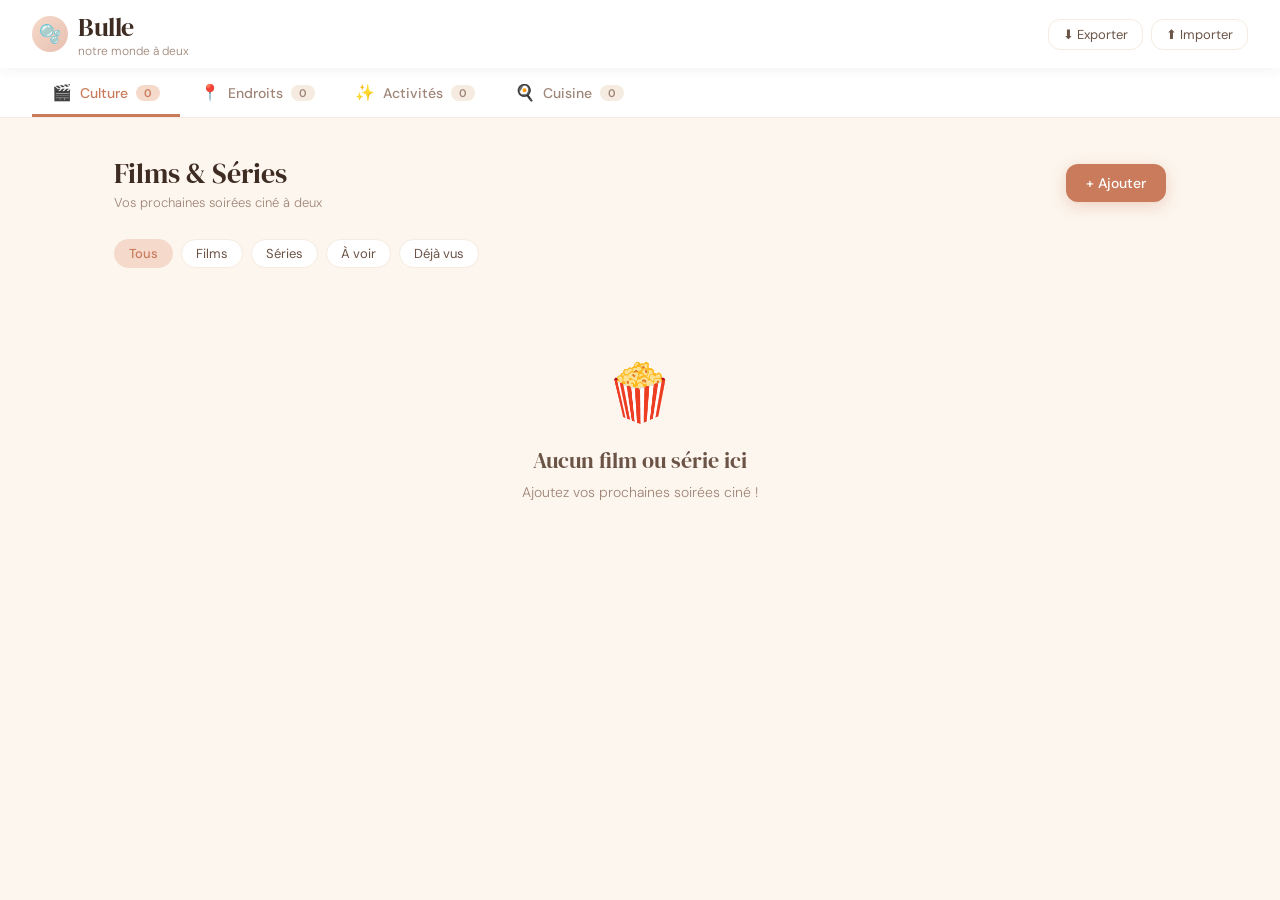
<file: bulle.html>
<!DOCTYPE html>
<html lang="fr">
<head>
  <meta charset="UTF-8" />
  <meta name="viewport" content="width=device-width, initial-scale=1.0" />
  <title>Bulle — notre monde à deux</title>
  <link href="https://fonts.googleapis.com/css2?family=DM+Serif+Display:ital@0;1&family=DM+Sans:opsz,wght@9..40,300;9..40,400;9..40,500;9..40,600&display=swap" rel="stylesheet" />
  <style>
    *, *::before, *::after { box-sizing: border-box; margin: 0; padding: 0; }

    :root {
      --cream: #FDF6EE;
      --cream-dark: #F5EBE0;
      --terracotta: #C97B5C;
      --terracotta-light: #E8A87C;
      --terracotta-pale: #F5DACB;
      --sage: #8BAF8A;
      --sage-light: #C2D8C1;
      --sage-pale: #E4F0E3;
      --rose: #E8BFB0;
      --rose-pale: #FAF0EB;
      --brown: #3E2C22;
      --brown-mid: #6B5346;
      --brown-light: #9E8577;
      --white: #FFFFFF;
      --shadow: 0 4px 24px rgba(62, 44, 34, 0.08);
      --shadow-sm: 0 2px 12px rgba(62, 44, 34, 0.06);
      --radius: 20px;
      --radius-sm: 12px;
    }

    html, body {
      height: 100%;
      background: var(--cream);
      color: var(--brown);
      font-family: 'DM Sans', sans-serif;
    }

    /* ─── HEADER ─────────────────────────────────── */
    header {
      background: var(--white);
      box-shadow: var(--shadow-sm);
      padding: 0 32px;
      position: sticky;
      top: 0;
      z-index: 100;
      display: flex;
      align-items: center;
      justify-content: space-between;
      height: 68px;
    }

    .logo {
      display: flex;
      align-items: center;
      gap: 10px;
    }

    .logo-icon {
      width: 36px;
      height: 36px;
      background: linear-gradient(135deg, var(--terracotta-pale), var(--rose));
      border-radius: 50%;
      display: flex;
      align-items: center;
      justify-content: center;
      font-size: 18px;
    }

    .logo-text {
      font-family: 'DM Serif Display', serif;
      font-size: 26px;
      color: var(--brown);
      letter-spacing: -0.5px;
    }

    .logo-tagline {
      font-size: 12px;
      color: var(--brown-light);
      font-weight: 300;
      margin-top: -2px;
    }

    .header-actions {
      display: flex;
      gap: 8px;
    }

    .btn-ghost {
      background: transparent;
      border: 1.5px solid var(--cream-dark);
      border-radius: var(--radius-sm);
      padding: 6px 14px;
      font-size: 13px;
      font-family: 'DM Sans', sans-serif;
      color: var(--brown-mid);
      cursor: pointer;
      transition: all 0.2s;
    }
    .btn-ghost:hover { background: var(--cream); border-color: var(--rose); color: var(--terracotta); }

    /* ─── TABS ───────────────────────────────────── */
    .tabs-bar {
      background: var(--white);
      border-bottom: 1.5px solid var(--cream-dark);
      display: flex;
      gap: 0;
      padding: 0 32px;
    }

    .tab-btn {
      background: transparent;
      border: none;
      border-bottom: 3px solid transparent;
      padding: 14px 20px 11px;
      cursor: pointer;
      font-family: 'DM Sans', sans-serif;
      font-size: 14px;
      font-weight: 500;
      color: var(--brown-light);
      display: flex;
      align-items: center;
      gap: 8px;
      transition: all 0.2s;
      white-space: nowrap;
    }
    .tab-btn:hover { color: var(--terracotta); }
    .tab-btn.active {
      color: var(--terracotta);
      border-bottom-color: var(--terracotta);
    }
    .tab-emoji { font-size: 16px; }
    .tab-count {
      background: var(--terracotta-pale);
      color: var(--terracotta);
      border-radius: 20px;
      padding: 1px 8px;
      font-size: 11px;
      font-weight: 600;
    }
    .tab-btn:not(.active) .tab-count { background: var(--cream-dark); color: var(--brown-light); }

    /* ─── MAIN ───────────────────────────────────── */
    main {
      max-width: 1100px;
      margin: 0 auto;
      padding: 36px 24px 80px;
    }

    .section { display: none; }
    .section.active { display: block; }

    .section-header {
      display: flex;
      align-items: center;
      justify-content: space-between;
      margin-bottom: 28px;
    }

    .section-title {
      font-family: 'DM Serif Display', serif;
      font-size: 28px;
      color: var(--brown);
    }
    .section-subtitle {
      font-size: 13px;
      color: var(--brown-light);
      margin-top: 2px;
      font-weight: 300;
    }

    .btn-add {
      background: var(--terracotta);
      color: white;
      border: none;
      border-radius: var(--radius-sm);
      padding: 10px 20px;
      font-family: 'DM Sans', sans-serif;
      font-size: 14px;
      font-weight: 500;
      cursor: pointer;
      display: flex;
      align-items: center;
      gap: 8px;
      transition: all 0.2s;
      box-shadow: 0 4px 16px rgba(201, 123, 92, 0.3);
    }
    .btn-add:hover { background: var(--terracotta-light); transform: translateY(-1px); box-shadow: 0 6px 20px rgba(201, 123, 92, 0.35); }

    /* ─── FILTER CHIPS ───────────────────────────── */
    .filter-chips {
      display: flex;
      gap: 8px;
      margin-bottom: 24px;
      flex-wrap: wrap;
    }

    .chip {
      background: var(--white);
      border: 1.5px solid var(--cream-dark);
      border-radius: 20px;
      padding: 5px 14px;
      font-size: 13px;
      font-family: 'DM Sans', sans-serif;
      color: var(--brown-mid);
      cursor: pointer;
      transition: all 0.2s;
    }
    .chip:hover { border-color: var(--terracotta-pale); color: var(--terracotta); }
    .chip.active { background: var(--terracotta-pale); border-color: var(--terracotta-pale); color: var(--terracotta); font-weight: 500; }

    /* ─── CARDS GRID ─────────────────────────────── */
    .cards-grid {
      display: grid;
      grid-template-columns: repeat(auto-fill, minmax(220px, 1fr));
      gap: 20px;
    }

    .cards-grid.list-grid {
      grid-template-columns: 1fr;
      gap: 12px;
    }

    /* ─── CARD CULTURE ───────────────────────────── */
    .card {
      background: var(--white);
      border-radius: var(--radius);
      box-shadow: var(--shadow);
      overflow: hidden;
      transition: all 0.25s;
      position: relative;
    }
    .card:hover { transform: translateY(-3px); box-shadow: 0 8px 32px rgba(62, 44, 34, 0.12); }

    .card-poster {
      width: 100%;
      aspect-ratio: 2/3;
      object-fit: cover;
      background: var(--cream-dark);
      display: block;
    }

    .card-poster-placeholder {
      width: 100%;
      aspect-ratio: 2/3;
      background: linear-gradient(135deg, var(--cream-dark), var(--rose-pale));
      display: flex;
      align-items: center;
      justify-content: center;
      font-size: 48px;
    }

    .card-body {
      padding: 14px;
    }

    .card-type-badge {
      display: inline-block;
      background: var(--sage-pale);
      color: var(--sage);
      border-radius: 20px;
      padding: 2px 10px;
      font-size: 11px;
      font-weight: 600;
      letter-spacing: 0.5px;
      text-transform: uppercase;
      margin-bottom: 6px;
    }
    .card-type-badge.film { background: var(--terracotta-pale); color: var(--terracotta); }
    .card-type-badge.serie { background: var(--sage-pale); color: var(--sage); }

    .card-title {
      font-family: 'DM Serif Display', serif;
      font-size: 16px;
      color: var(--brown);
      margin-bottom: 4px;
      line-height: 1.3;
    }

    .card-meta {
      font-size: 12px;
      color: var(--brown-light);
      margin-bottom: 10px;
      line-height: 1.5;
    }

    .card-actions {
      display: flex;
      gap: 6px;
      align-items: center;
    }

    .btn-seen {
      flex: 1;
      background: var(--sage-pale);
      border: none;
      border-radius: 8px;
      padding: 7px 10px;
      font-size: 12px;
      font-family: 'DM Sans', sans-serif;
      color: var(--sage);
      font-weight: 500;
      cursor: pointer;
      transition: all 0.2s;
    }
    .btn-seen:hover { background: var(--sage-light); }
    .btn-seen.done { background: var(--sage); color: white; }

    .btn-delete {
      background: transparent;
      border: none;
      border-radius: 8px;
      padding: 7px 9px;
      font-size: 14px;
      cursor: pointer;
      color: var(--brown-light);
      transition: all 0.2s;
    }
    .btn-delete:hover { background: #FEE2E2; color: #DC2626; }

    /* ─── CARD LIST (endroits, activités, cuisine) ─ */
    .card-list {
      background: var(--white);
      border-radius: var(--radius);
      box-shadow: var(--shadow);
      padding: 18px 20px;
      display: flex;
      align-items: flex-start;
      gap: 16px;
      transition: all 0.25s;
    }
    .card-list:hover { transform: translateY(-2px); box-shadow: 0 6px 28px rgba(62, 44, 34, 0.1); }

    .card-list-icon {
      width: 44px;
      height: 44px;
      border-radius: 12px;
      display: flex;
      align-items: center;
      justify-content: center;
      font-size: 22px;
      flex-shrink: 0;
    }
    .icon-bg-terracotta { background: var(--terracotta-pale); }
    .icon-bg-sage { background: var(--sage-pale); }
    .icon-bg-rose { background: var(--rose-pale); }

    .card-list-content { flex: 1; min-width: 0; }

    .card-list-title {
      font-family: 'DM Serif Display', serif;
      font-size: 17px;
      color: var(--brown);
      margin-bottom: 3px;
    }

    .card-list-sub {
      font-size: 12px;
      color: var(--brown-light);
      font-weight: 300;
      margin-bottom: 6px;
    }

    .card-list-desc {
      font-size: 13px;
      color: var(--brown-mid);
      line-height: 1.5;
    }

    .card-list-actions {
      display: flex;
      flex-direction: column;
      gap: 6px;
      align-items: flex-end;
      flex-shrink: 0;
    }

    .btn-done {
      background: var(--cream-dark);
      border: none;
      border-radius: 8px;
      padding: 6px 12px;
      font-size: 12px;
      font-family: 'DM Sans', sans-serif;
      color: var(--brown-mid);
      font-weight: 500;
      cursor: pointer;
      transition: all 0.2s;
      white-space: nowrap;
    }
    .btn-done:hover { background: var(--sage-pale); color: var(--sage); }
    .btn-done.done { background: var(--sage); color: white; }

    /* ─── EMPTY STATE ────────────────────────────── */
    .empty-state {
      text-align: center;
      padding: 64px 24px;
      color: var(--brown-light);
    }
    .empty-icon { font-size: 56px; margin-bottom: 16px; }
    .empty-title { font-family: 'DM Serif Display', serif; font-size: 22px; color: var(--brown-mid); margin-bottom: 8px; }
    .empty-text { font-size: 14px; font-weight: 300; }

    /* ─── MODAL ──────────────────────────────────── */
    .modal-overlay {
      position: fixed;
      inset: 0;
      background: rgba(62, 44, 34, 0.35);
      backdrop-filter: blur(4px);
      z-index: 200;
      display: flex;
      align-items: center;
      justify-content: center;
      padding: 20px;
      opacity: 0;
      pointer-events: none;
      transition: opacity 0.25s;
    }
    .modal-overlay.open { opacity: 1; pointer-events: all; }

    .modal {
      background: var(--white);
      border-radius: 28px;
      box-shadow: 0 20px 60px rgba(62, 44, 34, 0.18);
      width: 100%;
      max-width: 480px;
      max-height: 90vh;
      overflow-y: auto;
      transform: translateY(20px);
      transition: transform 0.25s;
    }
    .modal-overlay.open .modal { transform: translateY(0); }

    .modal-header {
      padding: 28px 28px 0;
      display: flex;
      align-items: center;
      justify-content: space-between;
    }

    .modal-title {
      font-family: 'DM Serif Display', serif;
      font-size: 22px;
      color: var(--brown);
    }

    .modal-close {
      background: var(--cream);
      border: none;
      border-radius: 50%;
      width: 32px;
      height: 32px;
      font-size: 18px;
      cursor: pointer;
      color: var(--brown-light);
      display: flex;
      align-items: center;
      justify-content: center;
      transition: all 0.2s;
    }
    .modal-close:hover { background: var(--cream-dark); color: var(--brown); }

    .modal-body { padding: 24px 28px 28px; }

    .form-group { margin-bottom: 18px; }

    .form-label {
      display: block;
      font-size: 13px;
      font-weight: 500;
      color: var(--brown-mid);
      margin-bottom: 6px;
    }

    .form-input, .form-select, .form-textarea {
      width: 100%;
      background: var(--cream);
      border: 1.5px solid var(--cream-dark);
      border-radius: var(--radius-sm);
      padding: 10px 14px;
      font-family: 'DM Sans', sans-serif;
      font-size: 14px;
      color: var(--brown);
      outline: none;
      transition: border-color 0.2s;
    }
    .form-input:focus, .form-select:focus, .form-textarea:focus {
      border-color: var(--terracotta-light);
      background: var(--white);
    }
    .form-textarea { resize: vertical; min-height: 80px; }

    .form-hint { font-size: 12px; color: var(--brown-light); margin-top: 4px; font-weight: 300; }

    .form-row { display: grid; grid-template-columns: 1fr 1fr; gap: 14px; }

    .btn-submit {
      width: 100%;
      background: var(--terracotta);
      color: white;
      border: none;
      border-radius: var(--radius-sm);
      padding: 13px;
      font-family: 'DM Sans', sans-serif;
      font-size: 15px;
      font-weight: 500;
      cursor: pointer;
      margin-top: 8px;
      transition: all 0.2s;
      box-shadow: 0 4px 16px rgba(201, 123, 92, 0.3);
    }
    .btn-submit:hover { background: var(--terracotta-light); }

    /* ─── TOAST ──────────────────────────────────── */
    .toast {
      position: fixed;
      bottom: 28px;
      left: 50%;
      transform: translateX(-50%) translateY(80px);
      background: var(--brown);
      color: white;
      padding: 12px 24px;
      border-radius: 50px;
      font-size: 14px;
      font-weight: 500;
      z-index: 300;
      transition: transform 0.3s cubic-bezier(0.34, 1.56, 0.64, 1);
      pointer-events: none;
    }
    .toast.show { transform: translateX(-50%) translateY(0); }

    /* ─── SCROLLBAR ──────────────────────────────── */
    ::-webkit-scrollbar { width: 6px; }
    ::-webkit-scrollbar-track { background: transparent; }
    ::-webkit-scrollbar-thumb { background: var(--cream-dark); border-radius: 3px; }

    /* ─── RESPONSIVE ─────────────────────────────── */
    @media (max-width: 600px) {
      header { padding: 0 16px; height: 60px; }
      .tabs-bar { padding: 0 8px; gap: 0; overflow-x: auto; }
      .tab-btn { padding: 12px 12px 9px; font-size: 13px; }
      main { padding: 24px 16px 60px; }
      .section-header { flex-direction: column; align-items: flex-start; gap: 14px; }
      .cards-grid { grid-template-columns: repeat(auto-fill, minmax(160px, 1fr)); gap: 14px; }
      .form-row { grid-template-columns: 1fr; }
    }
  </style>
</head>
<body>

  <!-- HEADER -->
  <header>
    <div class="logo">
      <div class="logo-icon">🫧</div>
      <div>
        <div class="logo-text">Bulle</div>
        <div class="logo-tagline">notre monde à deux</div>
      </div>
    </div>
    <div class="header-actions">
      <button class="btn-ghost" onclick="exportData()">⬇ Exporter</button>
      <button class="btn-ghost" onclick="document.getElementById('importInput').click()">⬆ Importer</button>
      <input type="file" id="importInput" accept=".json" style="display:none" onchange="importData(event)" />
    </div>
  </header>

  <!-- TABS -->
  <div class="tabs-bar">
    <button class="tab-btn active" onclick="switchTab('culture', this)">
      <span class="tab-emoji">🎬</span> Culture
      <span class="tab-count" id="count-culture">0</span>
    </button>
    <button class="tab-btn" onclick="switchTab('endroits', this)">
      <span class="tab-emoji">📍</span> Endroits
      <span class="tab-count" id="count-endroits">0</span>
    </button>
    <button class="tab-btn" onclick="switchTab('activites', this)">
      <span class="tab-emoji">✨</span> Activités
      <span class="tab-count" id="count-activites">0</span>
    </button>
    <button class="tab-btn" onclick="switchTab('cuisine', this)">
      <span class="tab-emoji">🍳</span> Cuisine
      <span class="tab-count" id="count-cuisine">0</span>
    </button>
  </div>

  <!-- MAIN -->
  <main>

    <!-- ── CULTURE ── -->
    <section class="section active" id="section-culture">
      <div class="section-header">
        <div>
          <div class="section-title">Films & Séries</div>
          <div class="section-subtitle">Vos prochaines soirées ciné à deux</div>
        </div>
        <button class="btn-add" onclick="openModal('culture')">+ Ajouter</button>
      </div>
      <div class="filter-chips">
        <button class="chip active" onclick="filterCulture('tous', this)">Tous</button>
        <button class="chip" onclick="filterCulture('film', this)">Films</button>
        <button class="chip" onclick="filterCulture('serie', this)">Séries</button>
        <button class="chip" onclick="filterCulture('a-voir', this)">À voir</button>
        <button class="chip" onclick="filterCulture('vu', this)">Déjà vus</button>
      </div>
      <div class="cards-grid" id="cards-culture"></div>
    </section>

    <!-- ── ENDROITS ── -->
    <section class="section" id="section-endroits">
      <div class="section-header">
        <div>
          <div class="section-title">Endroits à découvrir</div>
          <div class="section-subtitle">Restos, balades, voyages et escapades</div>
        </div>
        <button class="btn-add" onclick="openModal('endroits')">+ Ajouter</button>
      </div>
      <div class="filter-chips">
        <button class="chip active" onclick="filterList('endroits', 'tous', this)">Tous</button>
        <button class="chip" onclick="filterList('endroits', 'notre-ville', this)">Notre ville</button>
        <button class="chip" onclick="filterList('endroits', 'autre-ville', this)">Autre ville</button>
        <button class="chip" onclick="filterList('endroits', 'voyage', this)">Voyage</button>
      </div>
      <div class="cards-grid list-grid" id="cards-endroits"></div>
    </section>

    <!-- ── ACTIVITÉS ── -->
    <section class="section" id="section-activites">
      <div class="section-header">
        <div>
          <div class="section-title">Activités</div>
          <div class="section-subtitle">Tout ce qu'on veut faire ensemble</div>
        </div>
        <button class="btn-add" onclick="openModal('activites')">+ Ajouter</button>
      </div>
      <div class="cards-grid list-grid" id="cards-activites"></div>
    </section>

    <!-- ── CUISINE ── -->
    <section class="section" id="section-cuisine">
      <div class="section-header">
        <div>
          <div class="section-title">À cuisiner</div>
          <div class="section-subtitle">Vos recettes et idées repas</div>
        </div>
        <button class="btn-add" onclick="openModal('cuisine')">+ Ajouter</button>
      </div>
      <div class="cards-grid list-grid" id="cards-cuisine"></div>
    </section>

  </main>

  <!-- MODALS -->

  <!-- Culture Modal -->
  <div class="modal-overlay" id="modal-culture">
    <div class="modal">
      <div class="modal-header">
        <div class="modal-title">Ajouter un film ou une série</div>
        <button class="modal-close" onclick="closeModal('culture')">✕</button>
      </div>
      <div class="modal-body">
        <div class="form-group">
          <label class="form-label">Type</label>
          <div style="display:flex;gap:10px">
            <label style="flex:1;cursor:pointer">
              <input type="radio" name="culture-type" value="film" checked style="display:none" id="type-film">
              <div class="chip active" id="chip-film" onclick="selectType('film')" style="text-align:center;padding:8px">🎬 Film</div>
            </label>
            <label style="flex:1;cursor:pointer">
              <input type="radio" name="culture-type" value="serie" style="display:none" id="type-serie">
              <div class="chip" id="chip-serie" onclick="selectType('serie')" style="text-align:center;padding:8px">📺 Série</div>
            </label>
          </div>
        </div>
        <div class="form-group">
          <label class="form-label">Titre *</label>
          <input type="text" class="form-input" id="culture-titre" placeholder="Ex : Perfect Days, La Zona d'intérêt…" />
        </div>
        <div class="form-row">
          <div class="form-group">
            <label class="form-label">Genre</label>
            <input type="text" class="form-input" id="culture-genre" placeholder="Drame, Comédie…" />
          </div>
          <div class="form-group">
            <label class="form-label">Année</label>
            <input type="text" class="form-input" id="culture-annee" placeholder="2024" />
          </div>
        </div>
        <div class="form-group">
          <label class="form-label">Acteurs / réalisateur</label>
          <input type="text" class="form-input" id="culture-acteurs" placeholder="Ex : Wim Wenders, Kōji Yakusho…" />
        </div>
        <div class="form-group">
          <label class="form-label">Image (URL)</label>
          <input type="text" class="form-input" id="culture-image" placeholder="https://… (optionnel)" />
          <div class="form-hint">Copie l'URL d'une affiche depuis Google Images ou IMDB</div>
        </div>
        <div class="form-group">
          <label class="form-label">Note / pourquoi le voir ?</label>
          <textarea class="form-textarea" id="culture-note" placeholder="Recommandé par…, vu dans une liste…"></textarea>
        </div>
        <button class="btn-submit" onclick="addCulture()">Ajouter à la liste ✨</button>
      </div>
    </div>
  </div>

  <!-- Endroits Modal -->
  <div class="modal-overlay" id="modal-endroits">
    <div class="modal">
      <div class="modal-header">
        <div class="modal-title">Ajouter un endroit</div>
        <button class="modal-close" onclick="closeModal('endroits')">✕</button>
      </div>
      <div class="modal-body">
        <div class="form-group">
          <label class="form-label">Nom *</label>
          <input type="text" class="form-input" id="endroits-nom" placeholder="Ex : Café de Flore, Parc des Buttes-Chaumont…" />
        </div>
        <div class="form-row">
          <div class="form-group">
            <label class="form-label">Catégorie</label>
            <select class="form-select" id="endroits-categorie">
              <option value="notre-ville">Notre ville</option>
              <option value="autre-ville">Autre ville</option>
              <option value="voyage">Voyage / escapade</option>
            </select>
          </div>
          <div class="form-group">
            <label class="form-label">Ville / Pays</label>
            <input type="text" class="form-input" id="endroits-lieu" placeholder="Paris, Lisbonne…" />
          </div>
        </div>
        <div class="form-group">
          <label class="form-label">Description</label>
          <textarea class="form-textarea" id="endroits-desc" placeholder="Pourquoi y aller ? Ambiance, coup de cœur…"></textarea>
        </div>
        <button class="btn-submit" onclick="addEndroit()">Ajouter à la liste ✨</button>
      </div>
    </div>
  </div>

  <!-- Activités Modal -->
  <div class="modal-overlay" id="modal-activites">
    <div class="modal">
      <div class="modal-header">
        <div class="modal-title">Ajouter une activité</div>
        <button class="modal-close" onclick="closeModal('activites')">✕</button>
      </div>
      <div class="modal-body">
        <div class="form-group">
          <label class="form-label">Activité *</label>
          <input type="text" class="form-input" id="activites-nom" placeholder="Ex : Cours de poterie, Randonnée en forêt…" />
        </div>
        <div class="form-group">
          <label class="form-label">Description</label>
          <textarea class="form-textarea" id="activites-desc" placeholder="Détails, où, quand…"></textarea>
        </div>
        <button class="btn-submit" onclick="addActivite()">Ajouter à la liste ✨</button>
      </div>
    </div>
  </div>

  <!-- Cuisine Modal -->
  <div class="modal-overlay" id="modal-cuisine">
    <div class="modal">
      <div class="modal-header">
        <div class="modal-title">Ajouter une recette</div>
        <button class="modal-close" onclick="closeModal('cuisine')">✕</button>
      </div>
      <div class="modal-body">
        <div class="form-group">
          <label class="form-label">Recette / plat *</label>
          <input type="text" class="form-input" id="cuisine-nom" placeholder="Ex : Risotto aux champignons, Tarte tatin…" />
        </div>
        <div class="form-group">
          <label class="form-label">Description / notes</label>
          <textarea class="form-textarea" id="cuisine-desc" placeholder="Ingrédients clés, lien recette, occasion…"></textarea>
        </div>
        <button class="btn-submit" onclick="addCuisine()">Ajouter à la liste ✨</button>
      </div>
    </div>
  </div>

  <!-- TOAST -->
  <div class="toast" id="toast"></div>

  <script>
    // ─── STATE ─────────────────────────────────────────
    let state = {
      culture: [],
      endroits: [],
      activites: [],
      cuisine: []
    };

    let currentCultureFilter = 'tous';
    let currentEndroitsFilter = 'tous';
    let selectedType = 'film';

    // ─── PERSISTENCE ───────────────────────────────────
    function save() {
      localStorage.setItem('bulle-data', JSON.stringify(state));
    }

    function load() {
      const raw = localStorage.getItem('bulle-data');
      if (raw) {
        try { state = JSON.parse(raw); } catch(e) {}
      }
    }

    // ─── EXPORT / IMPORT ──────────────────────────────
    function exportData() {
      const blob = new Blob([JSON.stringify(state, null, 2)], { type: 'application/json' });
      const url = URL.createObjectURL(blob);
      const a = document.createElement('a');
      a.href = url;
      a.download = 'bulle-data.json';
      a.click();
      URL.revokeObjectURL(url);
      showToast('Données exportées ! 📦');
    }

    function importData(event) {
      const file = event.target.files[0];
      if (!file) return;
      const reader = new FileReader();
      reader.onload = (e) => {
        try {
          state = JSON.parse(e.target.result);
          save();
          renderAll();
          showToast('Données importées ! 🎉');
        } catch(err) {
          showToast('Fichier invalide 😕');
        }
      };
      reader.readAsText(file);
      event.target.value = '';
    }

    // ─── TABS ──────────────────────────────────────────
    function switchTab(section, btn) {
      document.querySelectorAll('.section').forEach(s => s.classList.remove('active'));
      document.querySelectorAll('.tab-btn').forEach(b => b.classList.remove('active'));
      document.getElementById('section-' + section).classList.add('active');
      btn.classList.add('active');
    }

    // ─── MODAL ─────────────────────────────────────────
    function openModal(section) {
      document.getElementById('modal-' + section).classList.add('open');
      document.body.style.overflow = 'hidden';
    }

    function closeModal(section) {
      document.getElementById('modal-' + section).classList.remove('open');
      document.body.style.overflow = '';
    }

    document.addEventListener('click', (e) => {
      if (e.target.classList.contains('modal-overlay')) {
        e.target.classList.remove('open');
        document.body.style.overflow = '';
      }
    });

    // ─── TYPE SELECTOR (culture) ──────────────────────
    function selectType(type) {
      selectedType = type;
      document.getElementById('chip-film').classList.toggle('active', type === 'film');
      document.getElementById('chip-serie').classList.toggle('active', type === 'serie');
    }

    // ─── TOAST ─────────────────────────────────────────
    function showToast(msg) {
      const t = document.getElementById('toast');
      t.textContent = msg;
      t.classList.add('show');
      setTimeout(() => t.classList.remove('show'), 2500);
    }

    // ─── COUNTS ────────────────────────────────────────
    function updateCounts() {
      document.getElementById('count-culture').textContent = state.culture.length;
      document.getElementById('count-endroits').textContent = state.endroits.length;
      document.getElementById('count-activites').textContent = state.activites.length;
      document.getElementById('count-cuisine').textContent = state.cuisine.length;
    }

    // ─── CULTURE ──────────────────────────────────────
    function addCulture() {
      const titre = document.getElementById('culture-titre').value.trim();
      if (!titre) { showToast('Ajoute un titre ! 😉'); return; }

      const item = {
        id: Date.now(),
        type: selectedType,
        titre,
        genre: document.getElementById('culture-genre').value.trim(),
        annee: document.getElementById('culture-annee').value.trim(),
        acteurs: document.getElementById('culture-acteurs').value.trim(),
        image: document.getElementById('culture-image').value.trim(),
        note: document.getElementById('culture-note').value.trim(),
        vu: false,
        date: new Date().toISOString()
      };

      state.culture.unshift(item);
      save();
      renderCulture();
      updateCounts();
      closeModal('culture');

      // Reset form
      ['culture-titre','culture-genre','culture-annee','culture-acteurs','culture-image','culture-note']
        .forEach(id => document.getElementById(id).value = '');
      selectType('film');
      showToast('Ajouté à votre liste ! 🎬');
    }

    function filterCulture(filter, btn) {
      currentCultureFilter = filter;
      document.querySelectorAll('.filter-chips .chip').forEach(c => c.classList.remove('active'));
      btn.classList.add('active');
      renderCulture();
    }

    function toggleVu(id) {
      const item = state.culture.find(i => i.id === id);
      if (item) { item.vu = !item.vu; save(); renderCulture(); }
    }

    function deleteItem(section, id) {
      state[section] = state[section].filter(i => i.id !== id);
      save();
      renderAll();
      showToast('Supprimé 🗑');
    }

    function renderCulture() {
      const container = document.getElementById('cards-culture');
      let items = state.culture;

      if (currentCultureFilter === 'film') items = items.filter(i => i.type === 'film');
      else if (currentCultureFilter === 'serie') items = items.filter(i => i.type === 'serie');
      else if (currentCultureFilter === 'a-voir') items = items.filter(i => !i.vu);
      else if (currentCultureFilter === 'vu') items = items.filter(i => i.vu);

      if (items.length === 0) {
        container.innerHTML = `
          <div class="empty-state" style="grid-column:1/-1">
            <div class="empty-icon">🍿</div>
            <div class="empty-title">Aucun film ou série ici</div>
            <div class="empty-text">Ajoutez vos prochaines soirées ciné !</div>
          </div>`;
        return;
      }

      container.innerHTML = items.map(item => `
        <div class="card ${item.vu ? 'opacity-70' : ''}" style="${item.vu ? 'opacity:0.7' : ''}">
          ${item.image
            ? `<img class="card-poster" src="${escHtml(item.image)}" alt="${escHtml(item.titre)}" onerror="this.style.display='none';this.nextElementSibling.style.display='flex'" /><div class="card-poster-placeholder" style="display:none">${item.type === 'film' ? '🎬' : '📺'}</div>`
            : `<div class="card-poster-placeholder">${item.type === 'film' ? '🎬' : '📺'}</div>`
          }
          <div class="card-body">
            <div class="card-type-badge ${item.type}">${item.type === 'film' ? 'Film' : 'Série'}</div>
            <div class="card-title">${escHtml(item.titre)}${item.annee ? ` <span style="font-weight:300;font-size:14px;color:var(--brown-light)">(${escHtml(item.annee)})</span>` : ''}</div>
            <div class="card-meta">
              ${item.genre ? `<span>${escHtml(item.genre)}</span>` : ''}
              ${item.acteurs ? `<br>${escHtml(item.acteurs)}` : ''}
              ${item.note ? `<br><em style="color:var(--brown-light)">"${escHtml(item.note)}"</em>` : ''}
            </div>
            <div class="card-actions">
              <button class="btn-seen ${item.vu ? 'done' : ''}" onclick="toggleVu(${item.id})">
                ${item.vu ? '✓ Vu !' : '✓ Marquer vu'}
              </button>
              <button class="btn-delete" onclick="deleteItem('culture', ${item.id})" title="Supprimer">🗑</button>
            </div>
          </div>
        </div>
      `).join('');
    }

    // ─── ENDROITS ─────────────────────────────────────
    function addEndroit() {
      const nom = document.getElementById('endroits-nom').value.trim();
      if (!nom) { showToast('Ajoute un nom ! 😉'); return; }

      const catIcons = { 'notre-ville': '📍', 'autre-ville': '🏙️', 'voyage': '✈️' };
      const catLabels = { 'notre-ville': 'Notre ville', 'autre-ville': 'Autre ville', 'voyage': 'Voyage' };
      const cat = document.getElementById('endroits-categorie').value;

      state.endroits.unshift({
        id: Date.now(),
        nom,
        categorie: cat,
        categorieLabel: catLabels[cat],
        categorieIcon: catIcons[cat],
        lieu: document.getElementById('endroits-lieu').value.trim(),
        desc: document.getElementById('endroits-desc').value.trim(),
        fait: false,
        date: new Date().toISOString()
      });

      save(); renderEndroits(); updateCounts(); closeModal('endroits');
      ['endroits-nom','endroits-lieu','endroits-desc'].forEach(id => document.getElementById(id).value = '');
      showToast('Endroit ajouté ! 📍');
    }

    function filterList(section, filter, btn) {
      if (section === 'endroits') currentEndroitsFilter = filter;
      const chips = btn.closest('.filter-chips').querySelectorAll('.chip');
      chips.forEach(c => c.classList.remove('active'));
      btn.classList.add('active');
      if (section === 'endroits') renderEndroits();
    }

    function toggleFait(section, id) {
      const item = state[section].find(i => i.id === id);
      if (item) { item.fait = !item.fait; save(); renderSection(section); }
    }

    function renderEndroits() {
      const container = document.getElementById('cards-endroits');
      let items = state.endroits;
      if (currentEndroitsFilter !== 'tous') items = items.filter(i => i.categorie === currentEndroitsFilter);

      if (items.length === 0) {
        container.innerHTML = `
          <div class="empty-state">
            <div class="empty-icon">🗺️</div>
            <div class="empty-title">Aucun endroit ici</div>
            <div class="empty-text">Ajoutez vos adresses coups de cœur !</div>
          </div>`;
        return;
      }

      container.innerHTML = items.map(item => `
        <div class="card-list">
          <div class="card-list-icon icon-bg-terracotta">${item.categorieIcon || '📍'}</div>
          <div class="card-list-content">
            <div class="card-list-title">${escHtml(item.nom)}</div>
            <div class="card-list-sub">${escHtml(item.categorieLabel || '')}${item.lieu ? ' · ' + escHtml(item.lieu) : ''}</div>
            ${item.desc ? `<div class="card-list-desc">${escHtml(item.desc)}</div>` : ''}
          </div>
          <div class="card-list-actions">
            <button class="btn-done ${item.fait ? 'done' : ''}" onclick="toggleFait('endroits', ${item.id})">
              ${item.fait ? '✓ Fait !' : 'À faire'}
            </button>
            <button class="btn-delete" onclick="deleteItem('endroits', ${item.id})" title="Supprimer" style="background:transparent;border:none;cursor:pointer;color:var(--brown-light);font-size:14px;padding:4px 6px;border-radius:6px" onmouseover="this.style.background='#FEE2E2';this.style.color='#DC2626'" onmouseout="this.style.background='transparent';this.style.color='var(--brown-light)'">🗑</button>
          </div>
        </div>
      `).join('');
    }

    // ─── ACTIVITÉS ────────────────────────────────────
    function addActivite() {
      const nom = document.getElementById('activites-nom').value.trim();
      if (!nom) { showToast('Ajoute une activité ! 😉'); return; }

      state.activites.unshift({
        id: Date.now(),
        nom,
        desc: document.getElementById('activites-desc').value.trim(),
        fait: false,
        date: new Date().toISOString()
      });

      save(); renderActivites(); updateCounts(); closeModal('activites');
      ['activites-nom','activites-desc'].forEach(id => document.getElementById(id).value = '');
      showToast('Activité ajoutée ! ✨');
    }

    function renderActivites() {
      const container = document.getElementById('cards-activites');
      const items = state.activites;

      if (items.length === 0) {
        container.innerHTML = `
          <div class="empty-state">
            <div class="empty-icon">🌿</div>
            <div class="empty-title">Aucune activité ici</div>
            <div class="empty-text">Ajoutez vos idées de sorties et aventures !</div>
          </div>`;
        return;
      }

      container.innerHTML = items.map(item => `
        <div class="card-list" style="${item.fait ? 'opacity:0.65' : ''}">
          <div class="card-list-icon icon-bg-sage">✨</div>
          <div class="card-list-content">
            <div class="card-list-title">${escHtml(item.nom)}</div>
            ${item.desc ? `<div class="card-list-desc">${escHtml(item.desc)}</div>` : ''}
          </div>
          <div class="card-list-actions">
            <button class="btn-done ${item.fait ? 'done' : ''}" onclick="toggleFait('activites', ${item.id})">
              ${item.fait ? '✓ Fait !' : 'À faire'}
            </button>
            <button onclick="deleteItem('activites', ${item.id})" style="background:transparent;border:none;cursor:pointer;color:var(--brown-light);font-size:14px;padding:4px 6px;border-radius:6px" onmouseover="this.style.background='#FEE2E2';this.style.color='#DC2626'" onmouseout="this.style.background='transparent';this.style.color='var(--brown-light)'">🗑</button>
          </div>
        </div>
      `).join('');
    }

    // ─── CUISINE ──────────────────────────────────────
    function addCuisine() {
      const nom = document.getElementById('cuisine-nom').value.trim();
      if (!nom) { showToast('Ajoute une recette ! 😉'); return; }

      state.cuisine.unshift({
        id: Date.now(),
        nom,
        desc: document.getElementById('cuisine-desc').value.trim(),
        fait: false,
        date: new Date().toISOString()
      });

      save(); renderCuisine(); updateCounts(); closeModal('cuisine');
      ['cuisine-nom','cuisine-desc'].forEach(id => document.getElementById(id).value = '');
      showToast('Recette ajoutée ! 🍳');
    }

    function renderCuisine() {
      const container = document.getElementById('cards-cuisine');
      const items = state.cuisine;

      if (items.length === 0) {
        container.innerHTML = `
          <div class="empty-state">
            <div class="empty-icon">🫕</div>
            <div class="empty-title">Aucune recette ici</div>
            <div class="empty-text">Ajoutez vos envies culinaires !</div>
          </div>`;
        return;
      }

      container.innerHTML = items.map(item => `
        <div class="card-list" style="${item.fait ? 'opacity:0.65' : ''}">
          <div class="card-list-icon icon-bg-rose">🍳</div>
          <div class="card-list-content">
            <div class="card-list-title">${escHtml(item.nom)}</div>
            ${item.desc ? `<div class="card-list-desc">${escHtml(item.desc)}</div>` : ''}
          </div>
          <div class="card-list-actions">
            <button class="btn-done ${item.fait ? 'done' : ''}" onclick="toggleFait('cuisine', ${item.id})">
              ${item.fait ? '✓ Cuisiné !' : 'À cuisiner'}
            </button>
            <button onclick="deleteItem('cuisine', ${item.id})" style="background:transparent;border:none;cursor:pointer;color:var(--brown-light);font-size:14px;padding:4px 6px;border-radius:6px" onmouseover="this.style.background='#FEE2E2';this.style.color='#DC2626'" onmouseout="this.style.background='transparent';this.style.color='var(--brown-light)'">🗑</button>
          </div>
        </div>
      `).join('');
    }

    // ─── HELPERS ──────────────────────────────────────
    function escHtml(str) {
      if (!str) return '';
      return String(str)
        .replace(/&/g, '&amp;')
        .replace(/</g, '&lt;')
        .replace(/>/g, '&gt;')
        .replace(/"/g, '&quot;')
        .replace(/'/g, '&#39;');
    }

    function renderSection(section) {
      if (section === 'culture') renderCulture();
      else if (section === 'endroits') renderEndroits();
      else if (section === 'activites') renderActivites();
      else if (section === 'cuisine') renderCuisine();
    }

    function renderAll() {
      renderCulture();
      renderEndroits();
      renderActivites();
      renderCuisine();
      updateCounts();
    }

    // ─── INIT ─────────────────────────────────────────
    load();
    renderAll();
  </script>
</body>
</html>
</file>
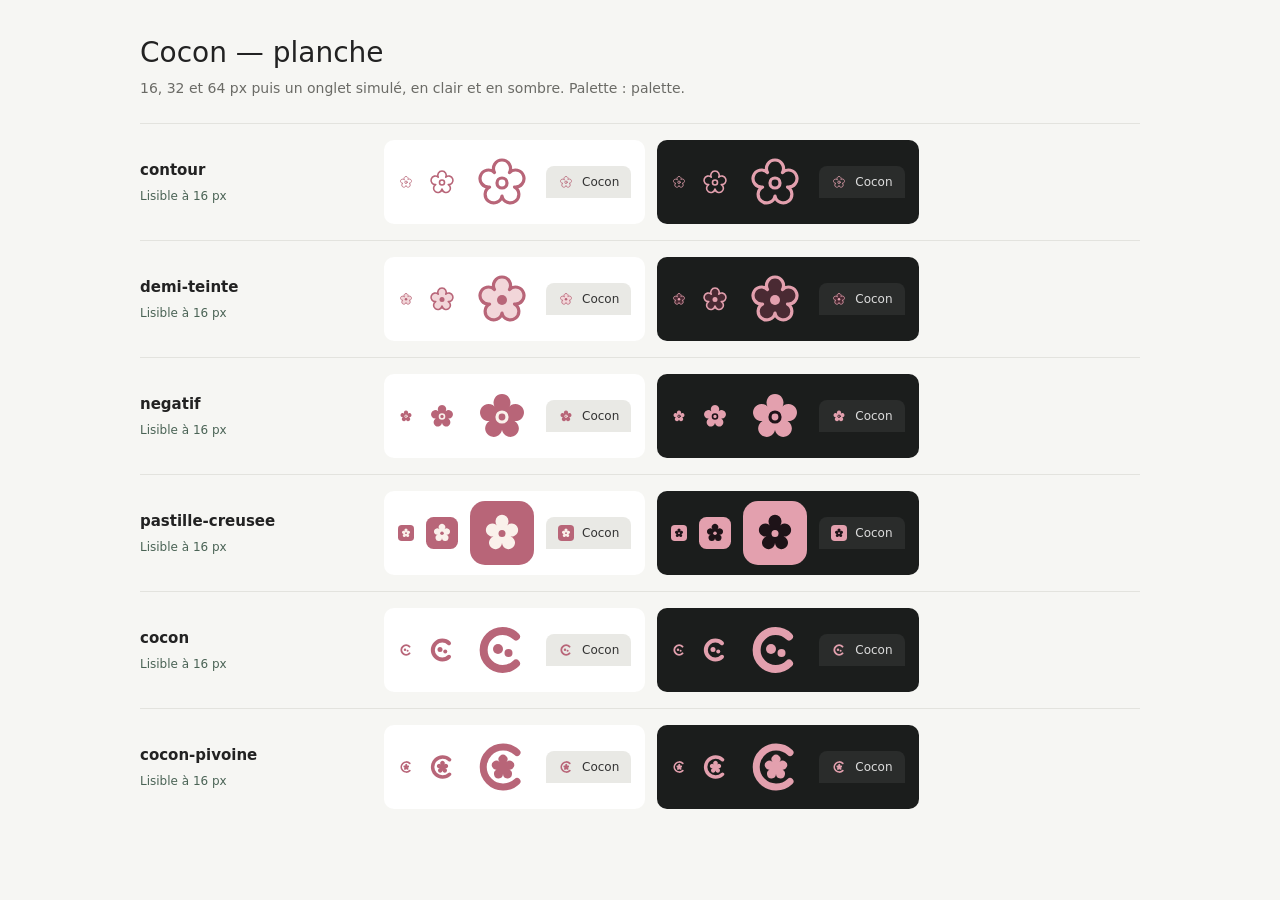
<file: design/favicon/planche.html>
<!doctype html><html lang="fr"><meta charset="utf-8">
<meta name="viewport" content="width=device-width, initial-scale=1"><title>Planche d'icônes</title>
<style>body{margin:0;padding:32px 16px;background:#F6F6F3;color:#222;font:14px/1.5 -apple-system,system-ui,sans-serif}
main{max-width:1000px;margin:0 auto}h1{font-weight:500;margin:0 0 4px}.lead{color:#6b6b66;margin:0 0 24px}
.row{display:grid;grid-template-columns:220px 1fr;gap:12px 24px;align-items:center;padding:16px 0;border-top:1px solid #e3e3de}
h2{font-size:15px;margin:0}code{font-size:11px;color:#888;word-break:break-all}ul{margin:6px 0 0;padding-left:18px;color:#9a5b2f;font-size:12px}
.ok{color:#4A6355;font-size:12px;margin:6px 0 0}.gs{display:flex;flex-wrap:wrap;gap:12px}
.g{display:flex;align-items:center;gap:12px;padding:10px 14px;border-radius:10px}.g span{display:block}.g svg{width:100%;height:100%;display:block}
.tab{display:flex;align-items:center;gap:8px;border-radius:8px 8px 0 0;padding:7px 12px;font-size:12px}
@media (max-width:640px){.row{grid-template-columns:1fr}}</style>
<main><h1>Cocon — planche</h1>
<p class="lead">16, 32 et 64 px puis un onglet simulé, en clair et en sombre. Palette : palette.</p>
<div class="row"><div><h2>contour</h2><p class=ok>Lisible à 16 px</p></div><div class="gs"><div class="g" style="background:#fff"><span style="width:16px;height:16px"><svg xmlns="http://www.w3.org/2000/svg" viewBox="0 0 64 64"><style>.i1-ink{stroke:#B86578;fill:none;stroke-linecap:round;stroke-linejoin:round}.i1-cut{stroke:#FAF1EB;fill:none;stroke-linecap:round;stroke-linejoin:round}.i1-fill-ink{fill:#B86578}.i1-stroke-ink{stroke:#B86578;fill:none;stroke-linecap:round;stroke-linejoin:round}.i1-fill-tint{fill:#FAF1EB}.i1-stroke-tint{stroke:#FAF1EB;fill:none;stroke-linecap:round;stroke-linejoin:round}.i1-fill-fond{fill:#FAF1EB}.i1-stroke-fond{stroke:#FAF1EB;fill:none;stroke-linecap:round;stroke-linejoin:round}.i1-fill-soft{fill:#F2D6D9}.i1-stroke-soft{stroke:#F2D6D9;fill:none;stroke-linecap:round;stroke-linejoin:round}</style><g stroke-width="3.2"><path class="i1-ink" d="M24.5 22.5A8.5 8.5 0 1 1 39.5 22.5A8.5 8.5 0 1 1 44.5 37A8.5 8.5 0 1 1 32 46A8.5 8.5 0 1 1 19.5 37A8.5 8.5 0 1 1 24.5 22.5Z"/>
  <circle class="i1-ink" cx="32" cy="33" r="5"/></g></svg></span><span style="width:32px;height:32px"><svg xmlns="http://www.w3.org/2000/svg" viewBox="0 0 64 64"><style>.i1-ink{stroke:#B86578;fill:none;stroke-linecap:round;stroke-linejoin:round}.i1-cut{stroke:#FAF1EB;fill:none;stroke-linecap:round;stroke-linejoin:round}.i1-fill-ink{fill:#B86578}.i1-stroke-ink{stroke:#B86578;fill:none;stroke-linecap:round;stroke-linejoin:round}.i1-fill-tint{fill:#FAF1EB}.i1-stroke-tint{stroke:#FAF1EB;fill:none;stroke-linecap:round;stroke-linejoin:round}.i1-fill-fond{fill:#FAF1EB}.i1-stroke-fond{stroke:#FAF1EB;fill:none;stroke-linecap:round;stroke-linejoin:round}.i1-fill-soft{fill:#F2D6D9}.i1-stroke-soft{stroke:#F2D6D9;fill:none;stroke-linecap:round;stroke-linejoin:round}</style><g stroke-width="3.2"><path class="i1-ink" d="M24.5 22.5A8.5 8.5 0 1 1 39.5 22.5A8.5 8.5 0 1 1 44.5 37A8.5 8.5 0 1 1 32 46A8.5 8.5 0 1 1 19.5 37A8.5 8.5 0 1 1 24.5 22.5Z"/>
  <circle class="i1-ink" cx="32" cy="33" r="5"/></g></svg></span><span style="width:64px;height:64px"><svg xmlns="http://www.w3.org/2000/svg" viewBox="0 0 64 64"><style>.i1-ink{stroke:#B86578;fill:none;stroke-linecap:round;stroke-linejoin:round}.i1-cut{stroke:#FAF1EB;fill:none;stroke-linecap:round;stroke-linejoin:round}.i1-fill-ink{fill:#B86578}.i1-stroke-ink{stroke:#B86578;fill:none;stroke-linecap:round;stroke-linejoin:round}.i1-fill-tint{fill:#FAF1EB}.i1-stroke-tint{stroke:#FAF1EB;fill:none;stroke-linecap:round;stroke-linejoin:round}.i1-fill-fond{fill:#FAF1EB}.i1-stroke-fond{stroke:#FAF1EB;fill:none;stroke-linecap:round;stroke-linejoin:round}.i1-fill-soft{fill:#F2D6D9}.i1-stroke-soft{stroke:#F2D6D9;fill:none;stroke-linecap:round;stroke-linejoin:round}</style><g stroke-width="3.2"><path class="i1-ink" d="M24.5 22.5A8.5 8.5 0 1 1 39.5 22.5A8.5 8.5 0 1 1 44.5 37A8.5 8.5 0 1 1 32 46A8.5 8.5 0 1 1 19.5 37A8.5 8.5 0 1 1 24.5 22.5Z"/>
  <circle class="i1-ink" cx="32" cy="33" r="5"/></g></svg></span><div class="tab" style="background:#e9e9e5;color:#333"><span style="width:16px;height:16px"><svg xmlns="http://www.w3.org/2000/svg" viewBox="0 0 64 64"><style>.i1-ink{stroke:#B86578;fill:none;stroke-linecap:round;stroke-linejoin:round}.i1-cut{stroke:#FAF1EB;fill:none;stroke-linecap:round;stroke-linejoin:round}.i1-fill-ink{fill:#B86578}.i1-stroke-ink{stroke:#B86578;fill:none;stroke-linecap:round;stroke-linejoin:round}.i1-fill-tint{fill:#FAF1EB}.i1-stroke-tint{stroke:#FAF1EB;fill:none;stroke-linecap:round;stroke-linejoin:round}.i1-fill-fond{fill:#FAF1EB}.i1-stroke-fond{stroke:#FAF1EB;fill:none;stroke-linecap:round;stroke-linejoin:round}.i1-fill-soft{fill:#F2D6D9}.i1-stroke-soft{stroke:#F2D6D9;fill:none;stroke-linecap:round;stroke-linejoin:round}</style><g stroke-width="3.2"><path class="i1-ink" d="M24.5 22.5A8.5 8.5 0 1 1 39.5 22.5A8.5 8.5 0 1 1 44.5 37A8.5 8.5 0 1 1 32 46A8.5 8.5 0 1 1 19.5 37A8.5 8.5 0 1 1 24.5 22.5Z"/>
  <circle class="i1-ink" cx="32" cy="33" r="5"/></g></svg></span>Cocon</div></div><div class="g" style="background:#1b1d1c"><span style="width:16px;height:16px"><svg xmlns="http://www.w3.org/2000/svg" viewBox="0 0 64 64"><style>.i2-ink{stroke:#E3A0AE;fill:none;stroke-linecap:round;stroke-linejoin:round}.i2-cut{stroke:#1E1318;fill:none;stroke-linecap:round;stroke-linejoin:round}.i2-fill-ink{fill:#E3A0AE}.i2-stroke-ink{stroke:#E3A0AE;fill:none;stroke-linecap:round;stroke-linejoin:round}.i2-fill-tint{fill:#1E1318}.i2-stroke-tint{stroke:#1E1318;fill:none;stroke-linecap:round;stroke-linejoin:round}.i2-fill-fond{fill:#FAF1EB}.i2-stroke-fond{stroke:#FAF1EB;fill:none;stroke-linecap:round;stroke-linejoin:round}.i2-fill-soft{fill:#4A2A33}.i2-stroke-soft{stroke:#4A2A33;fill:none;stroke-linecap:round;stroke-linejoin:round}</style><g stroke-width="3.2"><path class="i2-ink" d="M24.5 22.5A8.5 8.5 0 1 1 39.5 22.5A8.5 8.5 0 1 1 44.5 37A8.5 8.5 0 1 1 32 46A8.5 8.5 0 1 1 19.5 37A8.5 8.5 0 1 1 24.5 22.5Z"/>
  <circle class="i2-ink" cx="32" cy="33" r="5"/></g></svg></span><span style="width:32px;height:32px"><svg xmlns="http://www.w3.org/2000/svg" viewBox="0 0 64 64"><style>.i2-ink{stroke:#E3A0AE;fill:none;stroke-linecap:round;stroke-linejoin:round}.i2-cut{stroke:#1E1318;fill:none;stroke-linecap:round;stroke-linejoin:round}.i2-fill-ink{fill:#E3A0AE}.i2-stroke-ink{stroke:#E3A0AE;fill:none;stroke-linecap:round;stroke-linejoin:round}.i2-fill-tint{fill:#1E1318}.i2-stroke-tint{stroke:#1E1318;fill:none;stroke-linecap:round;stroke-linejoin:round}.i2-fill-fond{fill:#FAF1EB}.i2-stroke-fond{stroke:#FAF1EB;fill:none;stroke-linecap:round;stroke-linejoin:round}.i2-fill-soft{fill:#4A2A33}.i2-stroke-soft{stroke:#4A2A33;fill:none;stroke-linecap:round;stroke-linejoin:round}</style><g stroke-width="3.2"><path class="i2-ink" d="M24.5 22.5A8.5 8.5 0 1 1 39.5 22.5A8.5 8.5 0 1 1 44.5 37A8.5 8.5 0 1 1 32 46A8.5 8.5 0 1 1 19.5 37A8.5 8.5 0 1 1 24.5 22.5Z"/>
  <circle class="i2-ink" cx="32" cy="33" r="5"/></g></svg></span><span style="width:64px;height:64px"><svg xmlns="http://www.w3.org/2000/svg" viewBox="0 0 64 64"><style>.i2-ink{stroke:#E3A0AE;fill:none;stroke-linecap:round;stroke-linejoin:round}.i2-cut{stroke:#1E1318;fill:none;stroke-linecap:round;stroke-linejoin:round}.i2-fill-ink{fill:#E3A0AE}.i2-stroke-ink{stroke:#E3A0AE;fill:none;stroke-linecap:round;stroke-linejoin:round}.i2-fill-tint{fill:#1E1318}.i2-stroke-tint{stroke:#1E1318;fill:none;stroke-linecap:round;stroke-linejoin:round}.i2-fill-fond{fill:#FAF1EB}.i2-stroke-fond{stroke:#FAF1EB;fill:none;stroke-linecap:round;stroke-linejoin:round}.i2-fill-soft{fill:#4A2A33}.i2-stroke-soft{stroke:#4A2A33;fill:none;stroke-linecap:round;stroke-linejoin:round}</style><g stroke-width="3.2"><path class="i2-ink" d="M24.5 22.5A8.5 8.5 0 1 1 39.5 22.5A8.5 8.5 0 1 1 44.5 37A8.5 8.5 0 1 1 32 46A8.5 8.5 0 1 1 19.5 37A8.5 8.5 0 1 1 24.5 22.5Z"/>
  <circle class="i2-ink" cx="32" cy="33" r="5"/></g></svg></span><div class="tab" style="background:#2a2c2b;color:#ddd"><span style="width:16px;height:16px"><svg xmlns="http://www.w3.org/2000/svg" viewBox="0 0 64 64"><style>.i2-ink{stroke:#E3A0AE;fill:none;stroke-linecap:round;stroke-linejoin:round}.i2-cut{stroke:#1E1318;fill:none;stroke-linecap:round;stroke-linejoin:round}.i2-fill-ink{fill:#E3A0AE}.i2-stroke-ink{stroke:#E3A0AE;fill:none;stroke-linecap:round;stroke-linejoin:round}.i2-fill-tint{fill:#1E1318}.i2-stroke-tint{stroke:#1E1318;fill:none;stroke-linecap:round;stroke-linejoin:round}.i2-fill-fond{fill:#FAF1EB}.i2-stroke-fond{stroke:#FAF1EB;fill:none;stroke-linecap:round;stroke-linejoin:round}.i2-fill-soft{fill:#4A2A33}.i2-stroke-soft{stroke:#4A2A33;fill:none;stroke-linecap:round;stroke-linejoin:round}</style><g stroke-width="3.2"><path class="i2-ink" d="M24.5 22.5A8.5 8.5 0 1 1 39.5 22.5A8.5 8.5 0 1 1 44.5 37A8.5 8.5 0 1 1 32 46A8.5 8.5 0 1 1 19.5 37A8.5 8.5 0 1 1 24.5 22.5Z"/>
  <circle class="i2-ink" cx="32" cy="33" r="5"/></g></svg></span>Cocon</div></div></div></div><div class="row"><div><h2>demi-teinte</h2><p class=ok>Lisible à 16 px</p></div><div class="gs"><div class="g" style="background:#fff"><span style="width:16px;height:16px"><svg xmlns="http://www.w3.org/2000/svg" viewBox="0 0 64 64"><style>.i3-ink{stroke:#B86578;fill:none;stroke-linecap:round;stroke-linejoin:round}.i3-cut{stroke:#FAF1EB;fill:none;stroke-linecap:round;stroke-linejoin:round}.i3-fill-ink{fill:#B86578}.i3-stroke-ink{stroke:#B86578;fill:none;stroke-linecap:round;stroke-linejoin:round}.i3-fill-tint{fill:#FAF1EB}.i3-stroke-tint{stroke:#FAF1EB;fill:none;stroke-linecap:round;stroke-linejoin:round}.i3-fill-fond{fill:#FAF1EB}.i3-stroke-fond{stroke:#FAF1EB;fill:none;stroke-linecap:round;stroke-linejoin:round}.i3-fill-soft{fill:#F2D6D9}.i3-stroke-soft{stroke:#F2D6D9;fill:none;stroke-linecap:round;stroke-linejoin:round}</style><g stroke-width="3.2"><path class="i3-fill-soft" d="M24.5 22.5A8.5 8.5 0 1 1 39.5 22.5A8.5 8.5 0 1 1 44.5 37A8.5 8.5 0 1 1 32 46A8.5 8.5 0 1 1 19.5 37A8.5 8.5 0 1 1 24.5 22.5Z"/>
  <path class="i3-ink" d="M24.5 22.5A8.5 8.5 0 1 1 39.5 22.5A8.5 8.5 0 1 1 44.5 37A8.5 8.5 0 1 1 32 46A8.5 8.5 0 1 1 19.5 37A8.5 8.5 0 1 1 24.5 22.5Z"/>
  <circle class="i3-fill-ink" cx="32" cy="33" r="5"/></g></svg></span><span style="width:32px;height:32px"><svg xmlns="http://www.w3.org/2000/svg" viewBox="0 0 64 64"><style>.i3-ink{stroke:#B86578;fill:none;stroke-linecap:round;stroke-linejoin:round}.i3-cut{stroke:#FAF1EB;fill:none;stroke-linecap:round;stroke-linejoin:round}.i3-fill-ink{fill:#B86578}.i3-stroke-ink{stroke:#B86578;fill:none;stroke-linecap:round;stroke-linejoin:round}.i3-fill-tint{fill:#FAF1EB}.i3-stroke-tint{stroke:#FAF1EB;fill:none;stroke-linecap:round;stroke-linejoin:round}.i3-fill-fond{fill:#FAF1EB}.i3-stroke-fond{stroke:#FAF1EB;fill:none;stroke-linecap:round;stroke-linejoin:round}.i3-fill-soft{fill:#F2D6D9}.i3-stroke-soft{stroke:#F2D6D9;fill:none;stroke-linecap:round;stroke-linejoin:round}</style><g stroke-width="3.2"><path class="i3-fill-soft" d="M24.5 22.5A8.5 8.5 0 1 1 39.5 22.5A8.5 8.5 0 1 1 44.5 37A8.5 8.5 0 1 1 32 46A8.5 8.5 0 1 1 19.5 37A8.5 8.5 0 1 1 24.5 22.5Z"/>
  <path class="i3-ink" d="M24.5 22.5A8.5 8.5 0 1 1 39.5 22.5A8.5 8.5 0 1 1 44.5 37A8.5 8.5 0 1 1 32 46A8.5 8.5 0 1 1 19.5 37A8.5 8.5 0 1 1 24.5 22.5Z"/>
  <circle class="i3-fill-ink" cx="32" cy="33" r="5"/></g></svg></span><span style="width:64px;height:64px"><svg xmlns="http://www.w3.org/2000/svg" viewBox="0 0 64 64"><style>.i3-ink{stroke:#B86578;fill:none;stroke-linecap:round;stroke-linejoin:round}.i3-cut{stroke:#FAF1EB;fill:none;stroke-linecap:round;stroke-linejoin:round}.i3-fill-ink{fill:#B86578}.i3-stroke-ink{stroke:#B86578;fill:none;stroke-linecap:round;stroke-linejoin:round}.i3-fill-tint{fill:#FAF1EB}.i3-stroke-tint{stroke:#FAF1EB;fill:none;stroke-linecap:round;stroke-linejoin:round}.i3-fill-fond{fill:#FAF1EB}.i3-stroke-fond{stroke:#FAF1EB;fill:none;stroke-linecap:round;stroke-linejoin:round}.i3-fill-soft{fill:#F2D6D9}.i3-stroke-soft{stroke:#F2D6D9;fill:none;stroke-linecap:round;stroke-linejoin:round}</style><g stroke-width="3.2"><path class="i3-fill-soft" d="M24.5 22.5A8.5 8.5 0 1 1 39.5 22.5A8.5 8.5 0 1 1 44.5 37A8.5 8.5 0 1 1 32 46A8.5 8.5 0 1 1 19.5 37A8.5 8.5 0 1 1 24.5 22.5Z"/>
  <path class="i3-ink" d="M24.5 22.5A8.5 8.5 0 1 1 39.5 22.5A8.5 8.5 0 1 1 44.5 37A8.5 8.5 0 1 1 32 46A8.5 8.5 0 1 1 19.5 37A8.5 8.5 0 1 1 24.5 22.5Z"/>
  <circle class="i3-fill-ink" cx="32" cy="33" r="5"/></g></svg></span><div class="tab" style="background:#e9e9e5;color:#333"><span style="width:16px;height:16px"><svg xmlns="http://www.w3.org/2000/svg" viewBox="0 0 64 64"><style>.i3-ink{stroke:#B86578;fill:none;stroke-linecap:round;stroke-linejoin:round}.i3-cut{stroke:#FAF1EB;fill:none;stroke-linecap:round;stroke-linejoin:round}.i3-fill-ink{fill:#B86578}.i3-stroke-ink{stroke:#B86578;fill:none;stroke-linecap:round;stroke-linejoin:round}.i3-fill-tint{fill:#FAF1EB}.i3-stroke-tint{stroke:#FAF1EB;fill:none;stroke-linecap:round;stroke-linejoin:round}.i3-fill-fond{fill:#FAF1EB}.i3-stroke-fond{stroke:#FAF1EB;fill:none;stroke-linecap:round;stroke-linejoin:round}.i3-fill-soft{fill:#F2D6D9}.i3-stroke-soft{stroke:#F2D6D9;fill:none;stroke-linecap:round;stroke-linejoin:round}</style><g stroke-width="3.2"><path class="i3-fill-soft" d="M24.5 22.5A8.5 8.5 0 1 1 39.5 22.5A8.5 8.5 0 1 1 44.5 37A8.5 8.5 0 1 1 32 46A8.5 8.5 0 1 1 19.5 37A8.5 8.5 0 1 1 24.5 22.5Z"/>
  <path class="i3-ink" d="M24.5 22.5A8.5 8.5 0 1 1 39.5 22.5A8.5 8.5 0 1 1 44.5 37A8.5 8.5 0 1 1 32 46A8.5 8.5 0 1 1 19.5 37A8.5 8.5 0 1 1 24.5 22.5Z"/>
  <circle class="i3-fill-ink" cx="32" cy="33" r="5"/></g></svg></span>Cocon</div></div><div class="g" style="background:#1b1d1c"><span style="width:16px;height:16px"><svg xmlns="http://www.w3.org/2000/svg" viewBox="0 0 64 64"><style>.i4-ink{stroke:#E3A0AE;fill:none;stroke-linecap:round;stroke-linejoin:round}.i4-cut{stroke:#1E1318;fill:none;stroke-linecap:round;stroke-linejoin:round}.i4-fill-ink{fill:#E3A0AE}.i4-stroke-ink{stroke:#E3A0AE;fill:none;stroke-linecap:round;stroke-linejoin:round}.i4-fill-tint{fill:#1E1318}.i4-stroke-tint{stroke:#1E1318;fill:none;stroke-linecap:round;stroke-linejoin:round}.i4-fill-fond{fill:#FAF1EB}.i4-stroke-fond{stroke:#FAF1EB;fill:none;stroke-linecap:round;stroke-linejoin:round}.i4-fill-soft{fill:#4A2A33}.i4-stroke-soft{stroke:#4A2A33;fill:none;stroke-linecap:round;stroke-linejoin:round}</style><g stroke-width="3.2"><path class="i4-fill-soft" d="M24.5 22.5A8.5 8.5 0 1 1 39.5 22.5A8.5 8.5 0 1 1 44.5 37A8.5 8.5 0 1 1 32 46A8.5 8.5 0 1 1 19.5 37A8.5 8.5 0 1 1 24.5 22.5Z"/>
  <path class="i4-ink" d="M24.5 22.5A8.5 8.5 0 1 1 39.5 22.5A8.5 8.5 0 1 1 44.5 37A8.5 8.5 0 1 1 32 46A8.5 8.5 0 1 1 19.5 37A8.5 8.5 0 1 1 24.5 22.5Z"/>
  <circle class="i4-fill-ink" cx="32" cy="33" r="5"/></g></svg></span><span style="width:32px;height:32px"><svg xmlns="http://www.w3.org/2000/svg" viewBox="0 0 64 64"><style>.i4-ink{stroke:#E3A0AE;fill:none;stroke-linecap:round;stroke-linejoin:round}.i4-cut{stroke:#1E1318;fill:none;stroke-linecap:round;stroke-linejoin:round}.i4-fill-ink{fill:#E3A0AE}.i4-stroke-ink{stroke:#E3A0AE;fill:none;stroke-linecap:round;stroke-linejoin:round}.i4-fill-tint{fill:#1E1318}.i4-stroke-tint{stroke:#1E1318;fill:none;stroke-linecap:round;stroke-linejoin:round}.i4-fill-fond{fill:#FAF1EB}.i4-stroke-fond{stroke:#FAF1EB;fill:none;stroke-linecap:round;stroke-linejoin:round}.i4-fill-soft{fill:#4A2A33}.i4-stroke-soft{stroke:#4A2A33;fill:none;stroke-linecap:round;stroke-linejoin:round}</style><g stroke-width="3.2"><path class="i4-fill-soft" d="M24.5 22.5A8.5 8.5 0 1 1 39.5 22.5A8.5 8.5 0 1 1 44.5 37A8.5 8.5 0 1 1 32 46A8.5 8.5 0 1 1 19.5 37A8.5 8.5 0 1 1 24.5 22.5Z"/>
  <path class="i4-ink" d="M24.5 22.5A8.5 8.5 0 1 1 39.5 22.5A8.5 8.5 0 1 1 44.5 37A8.5 8.5 0 1 1 32 46A8.5 8.5 0 1 1 19.5 37A8.5 8.5 0 1 1 24.5 22.5Z"/>
  <circle class="i4-fill-ink" cx="32" cy="33" r="5"/></g></svg></span><span style="width:64px;height:64px"><svg xmlns="http://www.w3.org/2000/svg" viewBox="0 0 64 64"><style>.i4-ink{stroke:#E3A0AE;fill:none;stroke-linecap:round;stroke-linejoin:round}.i4-cut{stroke:#1E1318;fill:none;stroke-linecap:round;stroke-linejoin:round}.i4-fill-ink{fill:#E3A0AE}.i4-stroke-ink{stroke:#E3A0AE;fill:none;stroke-linecap:round;stroke-linejoin:round}.i4-fill-tint{fill:#1E1318}.i4-stroke-tint{stroke:#1E1318;fill:none;stroke-linecap:round;stroke-linejoin:round}.i4-fill-fond{fill:#FAF1EB}.i4-stroke-fond{stroke:#FAF1EB;fill:none;stroke-linecap:round;stroke-linejoin:round}.i4-fill-soft{fill:#4A2A33}.i4-stroke-soft{stroke:#4A2A33;fill:none;stroke-linecap:round;stroke-linejoin:round}</style><g stroke-width="3.2"><path class="i4-fill-soft" d="M24.5 22.5A8.5 8.5 0 1 1 39.5 22.5A8.5 8.5 0 1 1 44.5 37A8.5 8.5 0 1 1 32 46A8.5 8.5 0 1 1 19.5 37A8.5 8.5 0 1 1 24.5 22.5Z"/>
  <path class="i4-ink" d="M24.5 22.5A8.5 8.5 0 1 1 39.5 22.5A8.5 8.5 0 1 1 44.5 37A8.5 8.5 0 1 1 32 46A8.5 8.5 0 1 1 19.5 37A8.5 8.5 0 1 1 24.5 22.5Z"/>
  <circle class="i4-fill-ink" cx="32" cy="33" r="5"/></g></svg></span><div class="tab" style="background:#2a2c2b;color:#ddd"><span style="width:16px;height:16px"><svg xmlns="http://www.w3.org/2000/svg" viewBox="0 0 64 64"><style>.i4-ink{stroke:#E3A0AE;fill:none;stroke-linecap:round;stroke-linejoin:round}.i4-cut{stroke:#1E1318;fill:none;stroke-linecap:round;stroke-linejoin:round}.i4-fill-ink{fill:#E3A0AE}.i4-stroke-ink{stroke:#E3A0AE;fill:none;stroke-linecap:round;stroke-linejoin:round}.i4-fill-tint{fill:#1E1318}.i4-stroke-tint{stroke:#1E1318;fill:none;stroke-linecap:round;stroke-linejoin:round}.i4-fill-fond{fill:#FAF1EB}.i4-stroke-fond{stroke:#FAF1EB;fill:none;stroke-linecap:round;stroke-linejoin:round}.i4-fill-soft{fill:#4A2A33}.i4-stroke-soft{stroke:#4A2A33;fill:none;stroke-linecap:round;stroke-linejoin:round}</style><g stroke-width="3.2"><path class="i4-fill-soft" d="M24.5 22.5A8.5 8.5 0 1 1 39.5 22.5A8.5 8.5 0 1 1 44.5 37A8.5 8.5 0 1 1 32 46A8.5 8.5 0 1 1 19.5 37A8.5 8.5 0 1 1 24.5 22.5Z"/>
  <path class="i4-ink" d="M24.5 22.5A8.5 8.5 0 1 1 39.5 22.5A8.5 8.5 0 1 1 44.5 37A8.5 8.5 0 1 1 32 46A8.5 8.5 0 1 1 19.5 37A8.5 8.5 0 1 1 24.5 22.5Z"/>
  <circle class="i4-fill-ink" cx="32" cy="33" r="5"/></g></svg></span>Cocon</div></div></div></div><div class="row"><div><h2>negatif</h2><p class=ok>Lisible à 16 px</p></div><div class="gs"><div class="g" style="background:#fff"><span style="width:16px;height:16px"><svg xmlns="http://www.w3.org/2000/svg" viewBox="0 0 64 64"><style>.i5-ink{stroke:#B86578;fill:none;stroke-linecap:round;stroke-linejoin:round}.i5-cut{stroke:#FAF1EB;fill:none;stroke-linecap:round;stroke-linejoin:round}.i5-fill-ink{fill:#B86578}.i5-stroke-ink{stroke:#B86578;fill:none;stroke-linecap:round;stroke-linejoin:round}.i5-fill-tint{fill:#FAF1EB}.i5-stroke-tint{stroke:#FAF1EB;fill:none;stroke-linecap:round;stroke-linejoin:round}.i5-fill-fond{fill:#FAF1EB}.i5-stroke-fond{stroke:#FAF1EB;fill:none;stroke-linecap:round;stroke-linejoin:round}.i5-fill-soft{fill:#F2D6D9}.i5-stroke-soft{stroke:#F2D6D9;fill:none;stroke-linecap:round;stroke-linejoin:round}</style><g stroke-width="3.2"><path class="i5-fill-ink" d="M24.5 22.5A8.5 8.5 0 1 1 39.5 22.5A8.5 8.5 0 1 1 44.5 37A8.5 8.5 0 1 1 32 46A8.5 8.5 0 1 1 19.5 37A8.5 8.5 0 1 1 24.5 22.5Z"/>
  <circle class="i5-cut" cx="32" cy="33" r="5"/></g></svg></span><span style="width:32px;height:32px"><svg xmlns="http://www.w3.org/2000/svg" viewBox="0 0 64 64"><style>.i5-ink{stroke:#B86578;fill:none;stroke-linecap:round;stroke-linejoin:round}.i5-cut{stroke:#FAF1EB;fill:none;stroke-linecap:round;stroke-linejoin:round}.i5-fill-ink{fill:#B86578}.i5-stroke-ink{stroke:#B86578;fill:none;stroke-linecap:round;stroke-linejoin:round}.i5-fill-tint{fill:#FAF1EB}.i5-stroke-tint{stroke:#FAF1EB;fill:none;stroke-linecap:round;stroke-linejoin:round}.i5-fill-fond{fill:#FAF1EB}.i5-stroke-fond{stroke:#FAF1EB;fill:none;stroke-linecap:round;stroke-linejoin:round}.i5-fill-soft{fill:#F2D6D9}.i5-stroke-soft{stroke:#F2D6D9;fill:none;stroke-linecap:round;stroke-linejoin:round}</style><g stroke-width="3.2"><path class="i5-fill-ink" d="M24.5 22.5A8.5 8.5 0 1 1 39.5 22.5A8.5 8.5 0 1 1 44.5 37A8.5 8.5 0 1 1 32 46A8.5 8.5 0 1 1 19.5 37A8.5 8.5 0 1 1 24.5 22.5Z"/>
  <circle class="i5-cut" cx="32" cy="33" r="5"/></g></svg></span><span style="width:64px;height:64px"><svg xmlns="http://www.w3.org/2000/svg" viewBox="0 0 64 64"><style>.i5-ink{stroke:#B86578;fill:none;stroke-linecap:round;stroke-linejoin:round}.i5-cut{stroke:#FAF1EB;fill:none;stroke-linecap:round;stroke-linejoin:round}.i5-fill-ink{fill:#B86578}.i5-stroke-ink{stroke:#B86578;fill:none;stroke-linecap:round;stroke-linejoin:round}.i5-fill-tint{fill:#FAF1EB}.i5-stroke-tint{stroke:#FAF1EB;fill:none;stroke-linecap:round;stroke-linejoin:round}.i5-fill-fond{fill:#FAF1EB}.i5-stroke-fond{stroke:#FAF1EB;fill:none;stroke-linecap:round;stroke-linejoin:round}.i5-fill-soft{fill:#F2D6D9}.i5-stroke-soft{stroke:#F2D6D9;fill:none;stroke-linecap:round;stroke-linejoin:round}</style><g stroke-width="3.2"><path class="i5-fill-ink" d="M24.5 22.5A8.5 8.5 0 1 1 39.5 22.5A8.5 8.5 0 1 1 44.5 37A8.5 8.5 0 1 1 32 46A8.5 8.5 0 1 1 19.5 37A8.5 8.5 0 1 1 24.5 22.5Z"/>
  <circle class="i5-cut" cx="32" cy="33" r="5"/></g></svg></span><div class="tab" style="background:#e9e9e5;color:#333"><span style="width:16px;height:16px"><svg xmlns="http://www.w3.org/2000/svg" viewBox="0 0 64 64"><style>.i5-ink{stroke:#B86578;fill:none;stroke-linecap:round;stroke-linejoin:round}.i5-cut{stroke:#FAF1EB;fill:none;stroke-linecap:round;stroke-linejoin:round}.i5-fill-ink{fill:#B86578}.i5-stroke-ink{stroke:#B86578;fill:none;stroke-linecap:round;stroke-linejoin:round}.i5-fill-tint{fill:#FAF1EB}.i5-stroke-tint{stroke:#FAF1EB;fill:none;stroke-linecap:round;stroke-linejoin:round}.i5-fill-fond{fill:#FAF1EB}.i5-stroke-fond{stroke:#FAF1EB;fill:none;stroke-linecap:round;stroke-linejoin:round}.i5-fill-soft{fill:#F2D6D9}.i5-stroke-soft{stroke:#F2D6D9;fill:none;stroke-linecap:round;stroke-linejoin:round}</style><g stroke-width="3.2"><path class="i5-fill-ink" d="M24.5 22.5A8.5 8.5 0 1 1 39.5 22.5A8.5 8.5 0 1 1 44.5 37A8.5 8.5 0 1 1 32 46A8.5 8.5 0 1 1 19.5 37A8.5 8.5 0 1 1 24.5 22.5Z"/>
  <circle class="i5-cut" cx="32" cy="33" r="5"/></g></svg></span>Cocon</div></div><div class="g" style="background:#1b1d1c"><span style="width:16px;height:16px"><svg xmlns="http://www.w3.org/2000/svg" viewBox="0 0 64 64"><style>.i6-ink{stroke:#E3A0AE;fill:none;stroke-linecap:round;stroke-linejoin:round}.i6-cut{stroke:#1E1318;fill:none;stroke-linecap:round;stroke-linejoin:round}.i6-fill-ink{fill:#E3A0AE}.i6-stroke-ink{stroke:#E3A0AE;fill:none;stroke-linecap:round;stroke-linejoin:round}.i6-fill-tint{fill:#1E1318}.i6-stroke-tint{stroke:#1E1318;fill:none;stroke-linecap:round;stroke-linejoin:round}.i6-fill-fond{fill:#FAF1EB}.i6-stroke-fond{stroke:#FAF1EB;fill:none;stroke-linecap:round;stroke-linejoin:round}.i6-fill-soft{fill:#4A2A33}.i6-stroke-soft{stroke:#4A2A33;fill:none;stroke-linecap:round;stroke-linejoin:round}</style><g stroke-width="3.2"><path class="i6-fill-ink" d="M24.5 22.5A8.5 8.5 0 1 1 39.5 22.5A8.5 8.5 0 1 1 44.5 37A8.5 8.5 0 1 1 32 46A8.5 8.5 0 1 1 19.5 37A8.5 8.5 0 1 1 24.5 22.5Z"/>
  <circle class="i6-cut" cx="32" cy="33" r="5"/></g></svg></span><span style="width:32px;height:32px"><svg xmlns="http://www.w3.org/2000/svg" viewBox="0 0 64 64"><style>.i6-ink{stroke:#E3A0AE;fill:none;stroke-linecap:round;stroke-linejoin:round}.i6-cut{stroke:#1E1318;fill:none;stroke-linecap:round;stroke-linejoin:round}.i6-fill-ink{fill:#E3A0AE}.i6-stroke-ink{stroke:#E3A0AE;fill:none;stroke-linecap:round;stroke-linejoin:round}.i6-fill-tint{fill:#1E1318}.i6-stroke-tint{stroke:#1E1318;fill:none;stroke-linecap:round;stroke-linejoin:round}.i6-fill-fond{fill:#FAF1EB}.i6-stroke-fond{stroke:#FAF1EB;fill:none;stroke-linecap:round;stroke-linejoin:round}.i6-fill-soft{fill:#4A2A33}.i6-stroke-soft{stroke:#4A2A33;fill:none;stroke-linecap:round;stroke-linejoin:round}</style><g stroke-width="3.2"><path class="i6-fill-ink" d="M24.5 22.5A8.5 8.5 0 1 1 39.5 22.5A8.5 8.5 0 1 1 44.5 37A8.5 8.5 0 1 1 32 46A8.5 8.5 0 1 1 19.5 37A8.5 8.5 0 1 1 24.5 22.5Z"/>
  <circle class="i6-cut" cx="32" cy="33" r="5"/></g></svg></span><span style="width:64px;height:64px"><svg xmlns="http://www.w3.org/2000/svg" viewBox="0 0 64 64"><style>.i6-ink{stroke:#E3A0AE;fill:none;stroke-linecap:round;stroke-linejoin:round}.i6-cut{stroke:#1E1318;fill:none;stroke-linecap:round;stroke-linejoin:round}.i6-fill-ink{fill:#E3A0AE}.i6-stroke-ink{stroke:#E3A0AE;fill:none;stroke-linecap:round;stroke-linejoin:round}.i6-fill-tint{fill:#1E1318}.i6-stroke-tint{stroke:#1E1318;fill:none;stroke-linecap:round;stroke-linejoin:round}.i6-fill-fond{fill:#FAF1EB}.i6-stroke-fond{stroke:#FAF1EB;fill:none;stroke-linecap:round;stroke-linejoin:round}.i6-fill-soft{fill:#4A2A33}.i6-stroke-soft{stroke:#4A2A33;fill:none;stroke-linecap:round;stroke-linejoin:round}</style><g stroke-width="3.2"><path class="i6-fill-ink" d="M24.5 22.5A8.5 8.5 0 1 1 39.5 22.5A8.5 8.5 0 1 1 44.5 37A8.5 8.5 0 1 1 32 46A8.5 8.5 0 1 1 19.5 37A8.5 8.5 0 1 1 24.5 22.5Z"/>
  <circle class="i6-cut" cx="32" cy="33" r="5"/></g></svg></span><div class="tab" style="background:#2a2c2b;color:#ddd"><span style="width:16px;height:16px"><svg xmlns="http://www.w3.org/2000/svg" viewBox="0 0 64 64"><style>.i6-ink{stroke:#E3A0AE;fill:none;stroke-linecap:round;stroke-linejoin:round}.i6-cut{stroke:#1E1318;fill:none;stroke-linecap:round;stroke-linejoin:round}.i6-fill-ink{fill:#E3A0AE}.i6-stroke-ink{stroke:#E3A0AE;fill:none;stroke-linecap:round;stroke-linejoin:round}.i6-fill-tint{fill:#1E1318}.i6-stroke-tint{stroke:#1E1318;fill:none;stroke-linecap:round;stroke-linejoin:round}.i6-fill-fond{fill:#FAF1EB}.i6-stroke-fond{stroke:#FAF1EB;fill:none;stroke-linecap:round;stroke-linejoin:round}.i6-fill-soft{fill:#4A2A33}.i6-stroke-soft{stroke:#4A2A33;fill:none;stroke-linecap:round;stroke-linejoin:round}</style><g stroke-width="3.2"><path class="i6-fill-ink" d="M24.5 22.5A8.5 8.5 0 1 1 39.5 22.5A8.5 8.5 0 1 1 44.5 37A8.5 8.5 0 1 1 32 46A8.5 8.5 0 1 1 19.5 37A8.5 8.5 0 1 1 24.5 22.5Z"/>
  <circle class="i6-cut" cx="32" cy="33" r="5"/></g></svg></span>Cocon</div></div></div></div><div class="row"><div><h2>pastille-creusee</h2><p class=ok>Lisible à 16 px</p></div><div class="gs"><div class="g" style="background:#fff"><span style="width:16px;height:16px"><svg xmlns="http://www.w3.org/2000/svg" viewBox="0 0 64 64"><style>.i7-ink{stroke:#B86578;fill:none;stroke-linecap:round;stroke-linejoin:round}.i7-cut{stroke:#FAF1EB;fill:none;stroke-linecap:round;stroke-linejoin:round}.i7-fill-ink{fill:#B86578}.i7-stroke-ink{stroke:#B86578;fill:none;stroke-linecap:round;stroke-linejoin:round}.i7-fill-tint{fill:#FAF1EB}.i7-stroke-tint{stroke:#FAF1EB;fill:none;stroke-linecap:round;stroke-linejoin:round}.i7-fill-fond{fill:#FAF1EB}.i7-stroke-fond{stroke:#FAF1EB;fill:none;stroke-linecap:round;stroke-linejoin:round}.i7-fill-soft{fill:#F2D6D9}.i7-stroke-soft{stroke:#F2D6D9;fill:none;stroke-linecap:round;stroke-linejoin:round}</style><g stroke-width="3.2"><rect class="i7-fill-ink" width="64" height="64" rx="15"/>
  <path class="i7-fill-tint" d="M27 24.5A6.5 6.5 0 1 1 37 24.5A6.5 6.5 0 1 1 40.5 35.5A6.5 6.5 0 1 1 32 42A6.5 6.5 0 1 1 23.5 35.5A6.5 6.5 0 1 1 27 24.5Z"/>
  <circle class="i7-fill-ink" cx="32" cy="32.5" r="3.5"/></g></svg></span><span style="width:32px;height:32px"><svg xmlns="http://www.w3.org/2000/svg" viewBox="0 0 64 64"><style>.i7-ink{stroke:#B86578;fill:none;stroke-linecap:round;stroke-linejoin:round}.i7-cut{stroke:#FAF1EB;fill:none;stroke-linecap:round;stroke-linejoin:round}.i7-fill-ink{fill:#B86578}.i7-stroke-ink{stroke:#B86578;fill:none;stroke-linecap:round;stroke-linejoin:round}.i7-fill-tint{fill:#FAF1EB}.i7-stroke-tint{stroke:#FAF1EB;fill:none;stroke-linecap:round;stroke-linejoin:round}.i7-fill-fond{fill:#FAF1EB}.i7-stroke-fond{stroke:#FAF1EB;fill:none;stroke-linecap:round;stroke-linejoin:round}.i7-fill-soft{fill:#F2D6D9}.i7-stroke-soft{stroke:#F2D6D9;fill:none;stroke-linecap:round;stroke-linejoin:round}</style><g stroke-width="3.2"><rect class="i7-fill-ink" width="64" height="64" rx="15"/>
  <path class="i7-fill-tint" d="M27 24.5A6.5 6.5 0 1 1 37 24.5A6.5 6.5 0 1 1 40.5 35.5A6.5 6.5 0 1 1 32 42A6.5 6.5 0 1 1 23.5 35.5A6.5 6.5 0 1 1 27 24.5Z"/>
  <circle class="i7-fill-ink" cx="32" cy="32.5" r="3.5"/></g></svg></span><span style="width:64px;height:64px"><svg xmlns="http://www.w3.org/2000/svg" viewBox="0 0 64 64"><style>.i7-ink{stroke:#B86578;fill:none;stroke-linecap:round;stroke-linejoin:round}.i7-cut{stroke:#FAF1EB;fill:none;stroke-linecap:round;stroke-linejoin:round}.i7-fill-ink{fill:#B86578}.i7-stroke-ink{stroke:#B86578;fill:none;stroke-linecap:round;stroke-linejoin:round}.i7-fill-tint{fill:#FAF1EB}.i7-stroke-tint{stroke:#FAF1EB;fill:none;stroke-linecap:round;stroke-linejoin:round}.i7-fill-fond{fill:#FAF1EB}.i7-stroke-fond{stroke:#FAF1EB;fill:none;stroke-linecap:round;stroke-linejoin:round}.i7-fill-soft{fill:#F2D6D9}.i7-stroke-soft{stroke:#F2D6D9;fill:none;stroke-linecap:round;stroke-linejoin:round}</style><g stroke-width="3.2"><rect class="i7-fill-ink" width="64" height="64" rx="15"/>
  <path class="i7-fill-tint" d="M27 24.5A6.5 6.5 0 1 1 37 24.5A6.5 6.5 0 1 1 40.5 35.5A6.5 6.5 0 1 1 32 42A6.5 6.5 0 1 1 23.5 35.5A6.5 6.5 0 1 1 27 24.5Z"/>
  <circle class="i7-fill-ink" cx="32" cy="32.5" r="3.5"/></g></svg></span><div class="tab" style="background:#e9e9e5;color:#333"><span style="width:16px;height:16px"><svg xmlns="http://www.w3.org/2000/svg" viewBox="0 0 64 64"><style>.i7-ink{stroke:#B86578;fill:none;stroke-linecap:round;stroke-linejoin:round}.i7-cut{stroke:#FAF1EB;fill:none;stroke-linecap:round;stroke-linejoin:round}.i7-fill-ink{fill:#B86578}.i7-stroke-ink{stroke:#B86578;fill:none;stroke-linecap:round;stroke-linejoin:round}.i7-fill-tint{fill:#FAF1EB}.i7-stroke-tint{stroke:#FAF1EB;fill:none;stroke-linecap:round;stroke-linejoin:round}.i7-fill-fond{fill:#FAF1EB}.i7-stroke-fond{stroke:#FAF1EB;fill:none;stroke-linecap:round;stroke-linejoin:round}.i7-fill-soft{fill:#F2D6D9}.i7-stroke-soft{stroke:#F2D6D9;fill:none;stroke-linecap:round;stroke-linejoin:round}</style><g stroke-width="3.2"><rect class="i7-fill-ink" width="64" height="64" rx="15"/>
  <path class="i7-fill-tint" d="M27 24.5A6.5 6.5 0 1 1 37 24.5A6.5 6.5 0 1 1 40.5 35.5A6.5 6.5 0 1 1 32 42A6.5 6.5 0 1 1 23.5 35.5A6.5 6.5 0 1 1 27 24.5Z"/>
  <circle class="i7-fill-ink" cx="32" cy="32.5" r="3.5"/></g></svg></span>Cocon</div></div><div class="g" style="background:#1b1d1c"><span style="width:16px;height:16px"><svg xmlns="http://www.w3.org/2000/svg" viewBox="0 0 64 64"><style>.i8-ink{stroke:#E3A0AE;fill:none;stroke-linecap:round;stroke-linejoin:round}.i8-cut{stroke:#1E1318;fill:none;stroke-linecap:round;stroke-linejoin:round}.i8-fill-ink{fill:#E3A0AE}.i8-stroke-ink{stroke:#E3A0AE;fill:none;stroke-linecap:round;stroke-linejoin:round}.i8-fill-tint{fill:#1E1318}.i8-stroke-tint{stroke:#1E1318;fill:none;stroke-linecap:round;stroke-linejoin:round}.i8-fill-fond{fill:#FAF1EB}.i8-stroke-fond{stroke:#FAF1EB;fill:none;stroke-linecap:round;stroke-linejoin:round}.i8-fill-soft{fill:#4A2A33}.i8-stroke-soft{stroke:#4A2A33;fill:none;stroke-linecap:round;stroke-linejoin:round}</style><g stroke-width="3.2"><rect class="i8-fill-ink" width="64" height="64" rx="15"/>
  <path class="i8-fill-tint" d="M27 24.5A6.5 6.5 0 1 1 37 24.5A6.5 6.5 0 1 1 40.5 35.5A6.5 6.5 0 1 1 32 42A6.5 6.5 0 1 1 23.5 35.5A6.5 6.5 0 1 1 27 24.5Z"/>
  <circle class="i8-fill-ink" cx="32" cy="32.5" r="3.5"/></g></svg></span><span style="width:32px;height:32px"><svg xmlns="http://www.w3.org/2000/svg" viewBox="0 0 64 64"><style>.i8-ink{stroke:#E3A0AE;fill:none;stroke-linecap:round;stroke-linejoin:round}.i8-cut{stroke:#1E1318;fill:none;stroke-linecap:round;stroke-linejoin:round}.i8-fill-ink{fill:#E3A0AE}.i8-stroke-ink{stroke:#E3A0AE;fill:none;stroke-linecap:round;stroke-linejoin:round}.i8-fill-tint{fill:#1E1318}.i8-stroke-tint{stroke:#1E1318;fill:none;stroke-linecap:round;stroke-linejoin:round}.i8-fill-fond{fill:#FAF1EB}.i8-stroke-fond{stroke:#FAF1EB;fill:none;stroke-linecap:round;stroke-linejoin:round}.i8-fill-soft{fill:#4A2A33}.i8-stroke-soft{stroke:#4A2A33;fill:none;stroke-linecap:round;stroke-linejoin:round}</style><g stroke-width="3.2"><rect class="i8-fill-ink" width="64" height="64" rx="15"/>
  <path class="i8-fill-tint" d="M27 24.5A6.5 6.5 0 1 1 37 24.5A6.5 6.5 0 1 1 40.5 35.5A6.5 6.5 0 1 1 32 42A6.5 6.5 0 1 1 23.5 35.5A6.5 6.5 0 1 1 27 24.5Z"/>
  <circle class="i8-fill-ink" cx="32" cy="32.5" r="3.5"/></g></svg></span><span style="width:64px;height:64px"><svg xmlns="http://www.w3.org/2000/svg" viewBox="0 0 64 64"><style>.i8-ink{stroke:#E3A0AE;fill:none;stroke-linecap:round;stroke-linejoin:round}.i8-cut{stroke:#1E1318;fill:none;stroke-linecap:round;stroke-linejoin:round}.i8-fill-ink{fill:#E3A0AE}.i8-stroke-ink{stroke:#E3A0AE;fill:none;stroke-linecap:round;stroke-linejoin:round}.i8-fill-tint{fill:#1E1318}.i8-stroke-tint{stroke:#1E1318;fill:none;stroke-linecap:round;stroke-linejoin:round}.i8-fill-fond{fill:#FAF1EB}.i8-stroke-fond{stroke:#FAF1EB;fill:none;stroke-linecap:round;stroke-linejoin:round}.i8-fill-soft{fill:#4A2A33}.i8-stroke-soft{stroke:#4A2A33;fill:none;stroke-linecap:round;stroke-linejoin:round}</style><g stroke-width="3.2"><rect class="i8-fill-ink" width="64" height="64" rx="15"/>
  <path class="i8-fill-tint" d="M27 24.5A6.5 6.5 0 1 1 37 24.5A6.5 6.5 0 1 1 40.5 35.5A6.5 6.5 0 1 1 32 42A6.5 6.5 0 1 1 23.5 35.5A6.5 6.5 0 1 1 27 24.5Z"/>
  <circle class="i8-fill-ink" cx="32" cy="32.5" r="3.5"/></g></svg></span><div class="tab" style="background:#2a2c2b;color:#ddd"><span style="width:16px;height:16px"><svg xmlns="http://www.w3.org/2000/svg" viewBox="0 0 64 64"><style>.i8-ink{stroke:#E3A0AE;fill:none;stroke-linecap:round;stroke-linejoin:round}.i8-cut{stroke:#1E1318;fill:none;stroke-linecap:round;stroke-linejoin:round}.i8-fill-ink{fill:#E3A0AE}.i8-stroke-ink{stroke:#E3A0AE;fill:none;stroke-linecap:round;stroke-linejoin:round}.i8-fill-tint{fill:#1E1318}.i8-stroke-tint{stroke:#1E1318;fill:none;stroke-linecap:round;stroke-linejoin:round}.i8-fill-fond{fill:#FAF1EB}.i8-stroke-fond{stroke:#FAF1EB;fill:none;stroke-linecap:round;stroke-linejoin:round}.i8-fill-soft{fill:#4A2A33}.i8-stroke-soft{stroke:#4A2A33;fill:none;stroke-linecap:round;stroke-linejoin:round}</style><g stroke-width="3.2"><rect class="i8-fill-ink" width="64" height="64" rx="15"/>
  <path class="i8-fill-tint" d="M27 24.5A6.5 6.5 0 1 1 37 24.5A6.5 6.5 0 1 1 40.5 35.5A6.5 6.5 0 1 1 32 42A6.5 6.5 0 1 1 23.5 35.5A6.5 6.5 0 1 1 27 24.5Z"/>
  <circle class="i8-fill-ink" cx="32" cy="32.5" r="3.5"/></g></svg></span>Cocon</div></div></div></div><div class="row"><div><h2>cocon</h2><p class=ok>Lisible à 16 px</p></div><div class="gs"><div class="g" style="background:#fff"><span style="width:16px;height:16px"><svg xmlns="http://www.w3.org/2000/svg" viewBox="0 0 64 64"><style>.i9-ink{stroke:#B86578;fill:none;stroke-linecap:round;stroke-linejoin:round}.i9-cut{stroke:#FAF1EB;fill:none;stroke-linecap:round;stroke-linejoin:round}.i9-fill-ink{fill:#B86578}.i9-stroke-ink{stroke:#B86578;fill:none;stroke-linecap:round;stroke-linejoin:round}.i9-fill-tint{fill:#FAF1EB}.i9-stroke-tint{stroke:#FAF1EB;fill:none;stroke-linecap:round;stroke-linejoin:round}.i9-fill-fond{fill:#FAF1EB}.i9-stroke-fond{stroke:#FAF1EB;fill:none;stroke-linecap:round;stroke-linejoin:round}.i9-fill-soft{fill:#F2D6D9}.i9-stroke-soft{stroke:#F2D6D9;fill:none;stroke-linecap:round;stroke-linejoin:round}</style><g stroke-width="3.2"><path class="i9-ink" stroke-width="8" d="M46 18.5A19 19 0 1 0 46 45.5"/>
  <circle class="i9-fill-ink" cx="28" cy="31" r="5"/>
  <circle class="i9-fill-ink" cx="38.5" cy="35" r="4"/></g></svg></span><span style="width:32px;height:32px"><svg xmlns="http://www.w3.org/2000/svg" viewBox="0 0 64 64"><style>.i9-ink{stroke:#B86578;fill:none;stroke-linecap:round;stroke-linejoin:round}.i9-cut{stroke:#FAF1EB;fill:none;stroke-linecap:round;stroke-linejoin:round}.i9-fill-ink{fill:#B86578}.i9-stroke-ink{stroke:#B86578;fill:none;stroke-linecap:round;stroke-linejoin:round}.i9-fill-tint{fill:#FAF1EB}.i9-stroke-tint{stroke:#FAF1EB;fill:none;stroke-linecap:round;stroke-linejoin:round}.i9-fill-fond{fill:#FAF1EB}.i9-stroke-fond{stroke:#FAF1EB;fill:none;stroke-linecap:round;stroke-linejoin:round}.i9-fill-soft{fill:#F2D6D9}.i9-stroke-soft{stroke:#F2D6D9;fill:none;stroke-linecap:round;stroke-linejoin:round}</style><g stroke-width="3.2"><path class="i9-ink" stroke-width="8" d="M46 18.5A19 19 0 1 0 46 45.5"/>
  <circle class="i9-fill-ink" cx="28" cy="31" r="5"/>
  <circle class="i9-fill-ink" cx="38.5" cy="35" r="4"/></g></svg></span><span style="width:64px;height:64px"><svg xmlns="http://www.w3.org/2000/svg" viewBox="0 0 64 64"><style>.i9-ink{stroke:#B86578;fill:none;stroke-linecap:round;stroke-linejoin:round}.i9-cut{stroke:#FAF1EB;fill:none;stroke-linecap:round;stroke-linejoin:round}.i9-fill-ink{fill:#B86578}.i9-stroke-ink{stroke:#B86578;fill:none;stroke-linecap:round;stroke-linejoin:round}.i9-fill-tint{fill:#FAF1EB}.i9-stroke-tint{stroke:#FAF1EB;fill:none;stroke-linecap:round;stroke-linejoin:round}.i9-fill-fond{fill:#FAF1EB}.i9-stroke-fond{stroke:#FAF1EB;fill:none;stroke-linecap:round;stroke-linejoin:round}.i9-fill-soft{fill:#F2D6D9}.i9-stroke-soft{stroke:#F2D6D9;fill:none;stroke-linecap:round;stroke-linejoin:round}</style><g stroke-width="3.2"><path class="i9-ink" stroke-width="8" d="M46 18.5A19 19 0 1 0 46 45.5"/>
  <circle class="i9-fill-ink" cx="28" cy="31" r="5"/>
  <circle class="i9-fill-ink" cx="38.5" cy="35" r="4"/></g></svg></span><div class="tab" style="background:#e9e9e5;color:#333"><span style="width:16px;height:16px"><svg xmlns="http://www.w3.org/2000/svg" viewBox="0 0 64 64"><style>.i9-ink{stroke:#B86578;fill:none;stroke-linecap:round;stroke-linejoin:round}.i9-cut{stroke:#FAF1EB;fill:none;stroke-linecap:round;stroke-linejoin:round}.i9-fill-ink{fill:#B86578}.i9-stroke-ink{stroke:#B86578;fill:none;stroke-linecap:round;stroke-linejoin:round}.i9-fill-tint{fill:#FAF1EB}.i9-stroke-tint{stroke:#FAF1EB;fill:none;stroke-linecap:round;stroke-linejoin:round}.i9-fill-fond{fill:#FAF1EB}.i9-stroke-fond{stroke:#FAF1EB;fill:none;stroke-linecap:round;stroke-linejoin:round}.i9-fill-soft{fill:#F2D6D9}.i9-stroke-soft{stroke:#F2D6D9;fill:none;stroke-linecap:round;stroke-linejoin:round}</style><g stroke-width="3.2"><path class="i9-ink" stroke-width="8" d="M46 18.5A19 19 0 1 0 46 45.5"/>
  <circle class="i9-fill-ink" cx="28" cy="31" r="5"/>
  <circle class="i9-fill-ink" cx="38.5" cy="35" r="4"/></g></svg></span>Cocon</div></div><div class="g" style="background:#1b1d1c"><span style="width:16px;height:16px"><svg xmlns="http://www.w3.org/2000/svg" viewBox="0 0 64 64"><style>.i10-ink{stroke:#E3A0AE;fill:none;stroke-linecap:round;stroke-linejoin:round}.i10-cut{stroke:#1E1318;fill:none;stroke-linecap:round;stroke-linejoin:round}.i10-fill-ink{fill:#E3A0AE}.i10-stroke-ink{stroke:#E3A0AE;fill:none;stroke-linecap:round;stroke-linejoin:round}.i10-fill-tint{fill:#1E1318}.i10-stroke-tint{stroke:#1E1318;fill:none;stroke-linecap:round;stroke-linejoin:round}.i10-fill-fond{fill:#FAF1EB}.i10-stroke-fond{stroke:#FAF1EB;fill:none;stroke-linecap:round;stroke-linejoin:round}.i10-fill-soft{fill:#4A2A33}.i10-stroke-soft{stroke:#4A2A33;fill:none;stroke-linecap:round;stroke-linejoin:round}</style><g stroke-width="3.2"><path class="i10-ink" stroke-width="8" d="M46 18.5A19 19 0 1 0 46 45.5"/>
  <circle class="i10-fill-ink" cx="28" cy="31" r="5"/>
  <circle class="i10-fill-ink" cx="38.5" cy="35" r="4"/></g></svg></span><span style="width:32px;height:32px"><svg xmlns="http://www.w3.org/2000/svg" viewBox="0 0 64 64"><style>.i10-ink{stroke:#E3A0AE;fill:none;stroke-linecap:round;stroke-linejoin:round}.i10-cut{stroke:#1E1318;fill:none;stroke-linecap:round;stroke-linejoin:round}.i10-fill-ink{fill:#E3A0AE}.i10-stroke-ink{stroke:#E3A0AE;fill:none;stroke-linecap:round;stroke-linejoin:round}.i10-fill-tint{fill:#1E1318}.i10-stroke-tint{stroke:#1E1318;fill:none;stroke-linecap:round;stroke-linejoin:round}.i10-fill-fond{fill:#FAF1EB}.i10-stroke-fond{stroke:#FAF1EB;fill:none;stroke-linecap:round;stroke-linejoin:round}.i10-fill-soft{fill:#4A2A33}.i10-stroke-soft{stroke:#4A2A33;fill:none;stroke-linecap:round;stroke-linejoin:round}</style><g stroke-width="3.2"><path class="i10-ink" stroke-width="8" d="M46 18.5A19 19 0 1 0 46 45.5"/>
  <circle class="i10-fill-ink" cx="28" cy="31" r="5"/>
  <circle class="i10-fill-ink" cx="38.5" cy="35" r="4"/></g></svg></span><span style="width:64px;height:64px"><svg xmlns="http://www.w3.org/2000/svg" viewBox="0 0 64 64"><style>.i10-ink{stroke:#E3A0AE;fill:none;stroke-linecap:round;stroke-linejoin:round}.i10-cut{stroke:#1E1318;fill:none;stroke-linecap:round;stroke-linejoin:round}.i10-fill-ink{fill:#E3A0AE}.i10-stroke-ink{stroke:#E3A0AE;fill:none;stroke-linecap:round;stroke-linejoin:round}.i10-fill-tint{fill:#1E1318}.i10-stroke-tint{stroke:#1E1318;fill:none;stroke-linecap:round;stroke-linejoin:round}.i10-fill-fond{fill:#FAF1EB}.i10-stroke-fond{stroke:#FAF1EB;fill:none;stroke-linecap:round;stroke-linejoin:round}.i10-fill-soft{fill:#4A2A33}.i10-stroke-soft{stroke:#4A2A33;fill:none;stroke-linecap:round;stroke-linejoin:round}</style><g stroke-width="3.2"><path class="i10-ink" stroke-width="8" d="M46 18.5A19 19 0 1 0 46 45.5"/>
  <circle class="i10-fill-ink" cx="28" cy="31" r="5"/>
  <circle class="i10-fill-ink" cx="38.5" cy="35" r="4"/></g></svg></span><div class="tab" style="background:#2a2c2b;color:#ddd"><span style="width:16px;height:16px"><svg xmlns="http://www.w3.org/2000/svg" viewBox="0 0 64 64"><style>.i10-ink{stroke:#E3A0AE;fill:none;stroke-linecap:round;stroke-linejoin:round}.i10-cut{stroke:#1E1318;fill:none;stroke-linecap:round;stroke-linejoin:round}.i10-fill-ink{fill:#E3A0AE}.i10-stroke-ink{stroke:#E3A0AE;fill:none;stroke-linecap:round;stroke-linejoin:round}.i10-fill-tint{fill:#1E1318}.i10-stroke-tint{stroke:#1E1318;fill:none;stroke-linecap:round;stroke-linejoin:round}.i10-fill-fond{fill:#FAF1EB}.i10-stroke-fond{stroke:#FAF1EB;fill:none;stroke-linecap:round;stroke-linejoin:round}.i10-fill-soft{fill:#4A2A33}.i10-stroke-soft{stroke:#4A2A33;fill:none;stroke-linecap:round;stroke-linejoin:round}</style><g stroke-width="3.2"><path class="i10-ink" stroke-width="8" d="M46 18.5A19 19 0 1 0 46 45.5"/>
  <circle class="i10-fill-ink" cx="28" cy="31" r="5"/>
  <circle class="i10-fill-ink" cx="38.5" cy="35" r="4"/></g></svg></span>Cocon</div></div></div></div><div class="row"><div><h2>cocon-pivoine</h2><p class=ok>Lisible à 16 px</p></div><div class="gs"><div class="g" style="background:#fff"><span style="width:16px;height:16px"><svg xmlns="http://www.w3.org/2000/svg" viewBox="0 0 64 64"><style>.i11-ink{stroke:#B86578;fill:none;stroke-linecap:round;stroke-linejoin:round}.i11-cut{stroke:#FAF1EB;fill:none;stroke-linecap:round;stroke-linejoin:round}.i11-fill-ink{fill:#B86578}.i11-stroke-ink{stroke:#B86578;fill:none;stroke-linecap:round;stroke-linejoin:round}.i11-fill-tint{fill:#FAF1EB}.i11-stroke-tint{stroke:#FAF1EB;fill:none;stroke-linecap:round;stroke-linejoin:round}.i11-fill-fond{fill:#FAF1EB}.i11-stroke-fond{stroke:#FAF1EB;fill:none;stroke-linecap:round;stroke-linejoin:round}.i11-fill-soft{fill:#F2D6D9}.i11-stroke-soft{stroke:#F2D6D9;fill:none;stroke-linecap:round;stroke-linejoin:round}</style><g stroke-width="3.2"><path class="i11-ink" stroke-width="7" d="M47 17.5A20 20 0 1 0 47 46.5"/>
  <path class="i11-fill-ink" d="M29.5 27A4.5 4.5 0 1 1 36.5 27A4.5 4.5 0 1 1 38.5 34.5A4.5 4.5 0 1 1 33 39A4.5 4.5 0 1 1 27.5 34.5A4.5 4.5 0 1 1 29.5 27Z"/></g></svg></span><span style="width:32px;height:32px"><svg xmlns="http://www.w3.org/2000/svg" viewBox="0 0 64 64"><style>.i11-ink{stroke:#B86578;fill:none;stroke-linecap:round;stroke-linejoin:round}.i11-cut{stroke:#FAF1EB;fill:none;stroke-linecap:round;stroke-linejoin:round}.i11-fill-ink{fill:#B86578}.i11-stroke-ink{stroke:#B86578;fill:none;stroke-linecap:round;stroke-linejoin:round}.i11-fill-tint{fill:#FAF1EB}.i11-stroke-tint{stroke:#FAF1EB;fill:none;stroke-linecap:round;stroke-linejoin:round}.i11-fill-fond{fill:#FAF1EB}.i11-stroke-fond{stroke:#FAF1EB;fill:none;stroke-linecap:round;stroke-linejoin:round}.i11-fill-soft{fill:#F2D6D9}.i11-stroke-soft{stroke:#F2D6D9;fill:none;stroke-linecap:round;stroke-linejoin:round}</style><g stroke-width="3.2"><path class="i11-ink" stroke-width="7" d="M47 17.5A20 20 0 1 0 47 46.5"/>
  <path class="i11-fill-ink" d="M29.5 27A4.5 4.5 0 1 1 36.5 27A4.5 4.5 0 1 1 38.5 34.5A4.5 4.5 0 1 1 33 39A4.5 4.5 0 1 1 27.5 34.5A4.5 4.5 0 1 1 29.5 27Z"/></g></svg></span><span style="width:64px;height:64px"><svg xmlns="http://www.w3.org/2000/svg" viewBox="0 0 64 64"><style>.i11-ink{stroke:#B86578;fill:none;stroke-linecap:round;stroke-linejoin:round}.i11-cut{stroke:#FAF1EB;fill:none;stroke-linecap:round;stroke-linejoin:round}.i11-fill-ink{fill:#B86578}.i11-stroke-ink{stroke:#B86578;fill:none;stroke-linecap:round;stroke-linejoin:round}.i11-fill-tint{fill:#FAF1EB}.i11-stroke-tint{stroke:#FAF1EB;fill:none;stroke-linecap:round;stroke-linejoin:round}.i11-fill-fond{fill:#FAF1EB}.i11-stroke-fond{stroke:#FAF1EB;fill:none;stroke-linecap:round;stroke-linejoin:round}.i11-fill-soft{fill:#F2D6D9}.i11-stroke-soft{stroke:#F2D6D9;fill:none;stroke-linecap:round;stroke-linejoin:round}</style><g stroke-width="3.2"><path class="i11-ink" stroke-width="7" d="M47 17.5A20 20 0 1 0 47 46.5"/>
  <path class="i11-fill-ink" d="M29.5 27A4.5 4.5 0 1 1 36.5 27A4.5 4.5 0 1 1 38.5 34.5A4.5 4.5 0 1 1 33 39A4.5 4.5 0 1 1 27.5 34.5A4.5 4.5 0 1 1 29.5 27Z"/></g></svg></span><div class="tab" style="background:#e9e9e5;color:#333"><span style="width:16px;height:16px"><svg xmlns="http://www.w3.org/2000/svg" viewBox="0 0 64 64"><style>.i11-ink{stroke:#B86578;fill:none;stroke-linecap:round;stroke-linejoin:round}.i11-cut{stroke:#FAF1EB;fill:none;stroke-linecap:round;stroke-linejoin:round}.i11-fill-ink{fill:#B86578}.i11-stroke-ink{stroke:#B86578;fill:none;stroke-linecap:round;stroke-linejoin:round}.i11-fill-tint{fill:#FAF1EB}.i11-stroke-tint{stroke:#FAF1EB;fill:none;stroke-linecap:round;stroke-linejoin:round}.i11-fill-fond{fill:#FAF1EB}.i11-stroke-fond{stroke:#FAF1EB;fill:none;stroke-linecap:round;stroke-linejoin:round}.i11-fill-soft{fill:#F2D6D9}.i11-stroke-soft{stroke:#F2D6D9;fill:none;stroke-linecap:round;stroke-linejoin:round}</style><g stroke-width="3.2"><path class="i11-ink" stroke-width="7" d="M47 17.5A20 20 0 1 0 47 46.5"/>
  <path class="i11-fill-ink" d="M29.5 27A4.5 4.5 0 1 1 36.5 27A4.5 4.5 0 1 1 38.5 34.5A4.5 4.5 0 1 1 33 39A4.5 4.5 0 1 1 27.5 34.5A4.5 4.5 0 1 1 29.5 27Z"/></g></svg></span>Cocon</div></div><div class="g" style="background:#1b1d1c"><span style="width:16px;height:16px"><svg xmlns="http://www.w3.org/2000/svg" viewBox="0 0 64 64"><style>.i12-ink{stroke:#E3A0AE;fill:none;stroke-linecap:round;stroke-linejoin:round}.i12-cut{stroke:#1E1318;fill:none;stroke-linecap:round;stroke-linejoin:round}.i12-fill-ink{fill:#E3A0AE}.i12-stroke-ink{stroke:#E3A0AE;fill:none;stroke-linecap:round;stroke-linejoin:round}.i12-fill-tint{fill:#1E1318}.i12-stroke-tint{stroke:#1E1318;fill:none;stroke-linecap:round;stroke-linejoin:round}.i12-fill-fond{fill:#FAF1EB}.i12-stroke-fond{stroke:#FAF1EB;fill:none;stroke-linecap:round;stroke-linejoin:round}.i12-fill-soft{fill:#4A2A33}.i12-stroke-soft{stroke:#4A2A33;fill:none;stroke-linecap:round;stroke-linejoin:round}</style><g stroke-width="3.2"><path class="i12-ink" stroke-width="7" d="M47 17.5A20 20 0 1 0 47 46.5"/>
  <path class="i12-fill-ink" d="M29.5 27A4.5 4.5 0 1 1 36.5 27A4.5 4.5 0 1 1 38.5 34.5A4.5 4.5 0 1 1 33 39A4.5 4.5 0 1 1 27.5 34.5A4.5 4.5 0 1 1 29.5 27Z"/></g></svg></span><span style="width:32px;height:32px"><svg xmlns="http://www.w3.org/2000/svg" viewBox="0 0 64 64"><style>.i12-ink{stroke:#E3A0AE;fill:none;stroke-linecap:round;stroke-linejoin:round}.i12-cut{stroke:#1E1318;fill:none;stroke-linecap:round;stroke-linejoin:round}.i12-fill-ink{fill:#E3A0AE}.i12-stroke-ink{stroke:#E3A0AE;fill:none;stroke-linecap:round;stroke-linejoin:round}.i12-fill-tint{fill:#1E1318}.i12-stroke-tint{stroke:#1E1318;fill:none;stroke-linecap:round;stroke-linejoin:round}.i12-fill-fond{fill:#FAF1EB}.i12-stroke-fond{stroke:#FAF1EB;fill:none;stroke-linecap:round;stroke-linejoin:round}.i12-fill-soft{fill:#4A2A33}.i12-stroke-soft{stroke:#4A2A33;fill:none;stroke-linecap:round;stroke-linejoin:round}</style><g stroke-width="3.2"><path class="i12-ink" stroke-width="7" d="M47 17.5A20 20 0 1 0 47 46.5"/>
  <path class="i12-fill-ink" d="M29.5 27A4.5 4.5 0 1 1 36.5 27A4.5 4.5 0 1 1 38.5 34.5A4.5 4.5 0 1 1 33 39A4.5 4.5 0 1 1 27.5 34.5A4.5 4.5 0 1 1 29.5 27Z"/></g></svg></span><span style="width:64px;height:64px"><svg xmlns="http://www.w3.org/2000/svg" viewBox="0 0 64 64"><style>.i12-ink{stroke:#E3A0AE;fill:none;stroke-linecap:round;stroke-linejoin:round}.i12-cut{stroke:#1E1318;fill:none;stroke-linecap:round;stroke-linejoin:round}.i12-fill-ink{fill:#E3A0AE}.i12-stroke-ink{stroke:#E3A0AE;fill:none;stroke-linecap:round;stroke-linejoin:round}.i12-fill-tint{fill:#1E1318}.i12-stroke-tint{stroke:#1E1318;fill:none;stroke-linecap:round;stroke-linejoin:round}.i12-fill-fond{fill:#FAF1EB}.i12-stroke-fond{stroke:#FAF1EB;fill:none;stroke-linecap:round;stroke-linejoin:round}.i12-fill-soft{fill:#4A2A33}.i12-stroke-soft{stroke:#4A2A33;fill:none;stroke-linecap:round;stroke-linejoin:round}</style><g stroke-width="3.2"><path class="i12-ink" stroke-width="7" d="M47 17.5A20 20 0 1 0 47 46.5"/>
  <path class="i12-fill-ink" d="M29.5 27A4.5 4.5 0 1 1 36.5 27A4.5 4.5 0 1 1 38.5 34.5A4.5 4.5 0 1 1 33 39A4.5 4.5 0 1 1 27.5 34.5A4.5 4.5 0 1 1 29.5 27Z"/></g></svg></span><div class="tab" style="background:#2a2c2b;color:#ddd"><span style="width:16px;height:16px"><svg xmlns="http://www.w3.org/2000/svg" viewBox="0 0 64 64"><style>.i12-ink{stroke:#E3A0AE;fill:none;stroke-linecap:round;stroke-linejoin:round}.i12-cut{stroke:#1E1318;fill:none;stroke-linecap:round;stroke-linejoin:round}.i12-fill-ink{fill:#E3A0AE}.i12-stroke-ink{stroke:#E3A0AE;fill:none;stroke-linecap:round;stroke-linejoin:round}.i12-fill-tint{fill:#1E1318}.i12-stroke-tint{stroke:#1E1318;fill:none;stroke-linecap:round;stroke-linejoin:round}.i12-fill-fond{fill:#FAF1EB}.i12-stroke-fond{stroke:#FAF1EB;fill:none;stroke-linecap:round;stroke-linejoin:round}.i12-fill-soft{fill:#4A2A33}.i12-stroke-soft{stroke:#4A2A33;fill:none;stroke-linecap:round;stroke-linejoin:round}</style><g stroke-width="3.2"><path class="i12-ink" stroke-width="7" d="M47 17.5A20 20 0 1 0 47 46.5"/>
  <path class="i12-fill-ink" d="M29.5 27A4.5 4.5 0 1 1 36.5 27A4.5 4.5 0 1 1 38.5 34.5A4.5 4.5 0 1 1 33 39A4.5 4.5 0 1 1 27.5 34.5A4.5 4.5 0 1 1 29.5 27Z"/></g></svg></span>Cocon</div></div></div></div></main></html>
</file>
